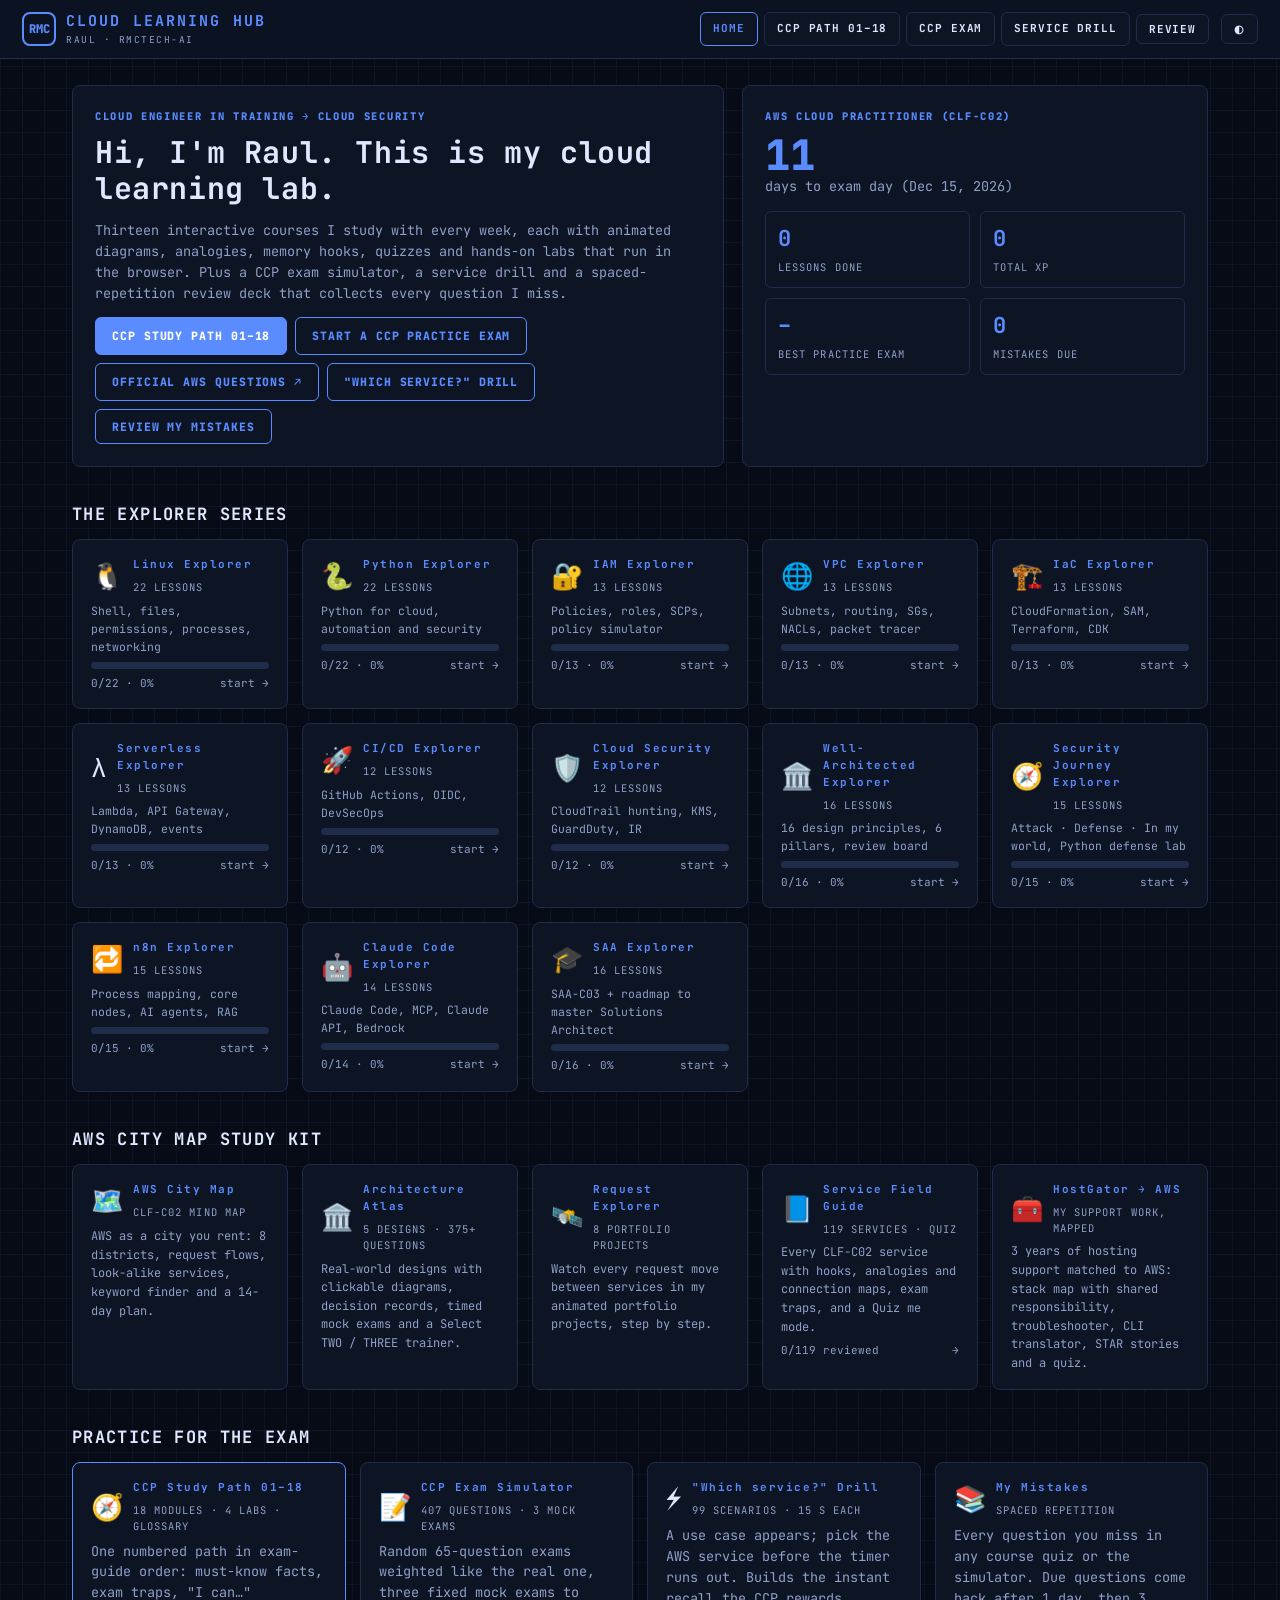
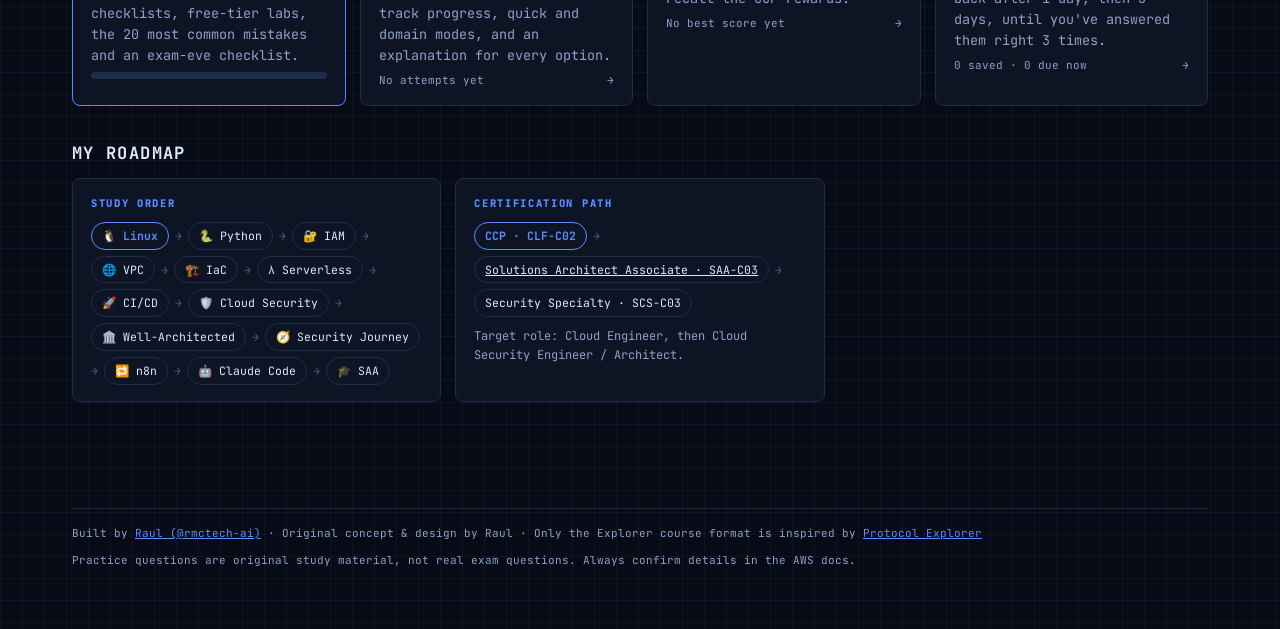
<file: index.html>
<!DOCTYPE html>
<html lang="en">
<head>
<meta charset="utf-8">
<meta name="viewport" content="width=device-width,initial-scale=1">
<title>Cloud Learning Hub · Raul (rmctech-ai)</title>
<meta name="description" content="Raul's cloud engineering learning hub: 8 interactive Explorer courses (Linux, Python, IAM, VPC, IaC, Serverless, CI/CD, Cloud Security), a CCP exam simulator and a service drill.">
<link rel="icon" href="assets/favicon.svg" type="image/svg+xml">
<link rel="preconnect" href="https://fonts.googleapis.com"><link rel="preconnect" href="https://fonts.gstatic.com" crossorigin>
<link href="https://fonts.googleapis.com/css2?family=JetBrains+Mono:wght@400;500;700;800&display=swap" rel="stylesheet">
<link rel="stylesheet" href="css/hub.css">
</head>
<body>
<main class="wrap">
  <section class="hero">
    <div class="card">
      <p class="kicker">CLOUD ENGINEER IN TRAINING → CLOUD SECURITY</p>
      <h1>Hi, I'm Raul. This is my cloud learning lab.</h1>
      <p class="mute">Thirteen interactive courses I study with every week, each with animated diagrams, analogies, memory hooks, quizzes and hands-on labs that run in the browser. Plus a CCP exam simulator, a service drill and a spaced-repetition review deck that collects every question I miss.</p>
      <div class="btnrow"><a class="btn" href="ccp.html">CCP STUDY PATH 01–18</a><a class="btn gh" href="exam.html">START A CCP PRACTICE EXAM</a><a class="btn gh" href="https://training.resources.awscloud.com/associate-certification-articles/updated-cloud-practitioner-exam-prep-course" target="_blank" rel="noopener">OFFICIAL AWS QUESTIONS ↗</a><a class="btn gh" href="drill.html">"WHICH SERVICE?" DRILL</a><button class="btn gh" id="revBtn">REVIEW MY MISTAKES</button></div>
    </div>
    <div class="card">
      <p class="kicker">AWS CLOUD PRACTITIONER (CLF-C02)</p>
      <div class="count" id="cd">–</div><div class="mute" id="cdTxt">days to exam day</div>
      <div class="stat" style="margin-top:14px">
        <div><b id="sLessons">0</b><span>LESSONS DONE</span></div>
        <div><b id="sXp">0</b><span>TOTAL XP</span></div>
        <div><b id="sExam">–</b><span>BEST PRACTICE EXAM</span></div>
        <div><b id="sDue">0</b><span>MISTAKES DUE</span></div>
      </div>
    </div>
  </section>

  <h2>THE EXPLORER SERIES</h2>
  <div class="grid g4" id="courses"></div>

  <h2>AWS CITY MAP STUDY KIT</h2>
  <div class="grid g4">
    <a class="card course" href="https://rmctech-ai.github.io/aws-city-map/"><div class="hd"><span class="em">🗺️</span><div><h3>AWS City Map</h3><div class="n">CLF-C02 MIND MAP</div></div></div><p class="mute" style="margin:0;font-size:12px">AWS as a city you rent: 8 districts, request flows, look-alike services, keyword finder and a 14-day plan.</p></a>
    <a class="card course" href="https://rmctech-ai.github.io/aws-city-map/atlas/"><div class="hd"><span class="em">🏛️</span><div><h3>Architecture Atlas</h3><div class="n">5 DESIGNS · 375+ QUESTIONS</div></div></div><p class="mute" style="margin:0;font-size:12px">Real-world designs with clickable diagrams, decision records, timed mock exams and a Select TWO / THREE trainer.</p></a>
    <a class="card course" href="https://rmctech-ai.github.io/aws-city-map/explorer/"><div class="hd"><span class="em">🛰️</span><div><h3>Request Explorer</h3><div class="n">8 PORTFOLIO PROJECTS</div></div></div><p class="mute" style="margin:0;font-size:12px">Watch every request move between services in my animated portfolio projects, step by step.</p></a>
    <a class="card course" href="https://rmctech-ai.github.io/aws-city-map/field-guide/"><div class="hd"><span class="em">📘</span><div><h3>Service Field Guide</h3><div class="n">119 SERVICES · QUIZ</div></div></div><p class="mute" style="margin:0;font-size:12px">Every CLF-C02 service with hooks, analogies and connection maps, exam traps, and a Quiz me mode.</p><div class="meta"><span id="fgRev">0/119 reviewed</span><span>→</span></div></a>
    <a class="card course" href="hostgator-to-aws/"><div class="hd"><span class="em">🧰</span><div><h3>HostGator → AWS</h3><div class="n">MY SUPPORT WORK, MAPPED</div></div></div><p class="mute" style="margin:0;font-size:12px">3 years of hosting support matched to AWS: stack map with shared responsibility, troubleshooter, CLI translator, STAR stories and a quiz.</p></a>
  </div>

  <h2>PRACTICE FOR THE EXAM</h2>
  <div class="grid g3">
    <a class="card course" href="ccp.html" style="border-color:var(--blue)"><div class="hd"><span class="em">🧭</span><div><h3>CCP Study Path 01–18</h3><div class="n">18 MODULES · 4 LABS · GLOSSARY</div></div></div><p class="mute" style="margin:0">One numbered path in exam-guide order: must-know facts, exam traps, "I can…" checklists, free-tier labs, the 20 most common mistakes and an exam-eve checklist.</p><div class="bar"><i id="ccpBar" style="width:0%"></i></div></a>
    <a class="card course" href="exam.html"><div class="hd"><span class="em">📝</span><div><h3>CCP Exam Simulator</h3><div class="n">407 QUESTIONS · 3 MOCK EXAMS</div></div></div><p class="mute" style="margin:0">Random 65-question exams weighted like the real one, three fixed mock exams to track progress, quick and domain modes, and an explanation for every option.</p><div class="meta"><span id="exHist">No attempts yet</span><span>→</span></div></a>
    <a class="card course" href="drill.html"><div class="hd"><span class="em">⚡</span><div><h3>"Which service?" Drill</h3><div class="n">99 SCENARIOS · 15 S EACH</div></div></div><p class="mute" style="margin:0">A use case appears; pick the AWS service before the timer runs out. Builds the instant recall the CCP rewards.</p><div class="meta"><span id="drBest">No best score yet</span><span>→</span></div></a>
    <div class="card course" id="revCard" style="cursor:pointer"><div class="hd"><span class="em">📚</span><div><h3>My Mistakes</h3><div class="n">SPACED REPETITION</div></div></div><p class="mute" style="margin:0">Every question you miss in any course quiz or the simulator. Due questions come back after 1 day, then 3 days, until you've answered them right 3 times.</p><div class="meta"><span id="revTxt">0 saved</span><span>→</span></div></div>
  </div>

  <h2>MY ROADMAP</h2>
  <div class="grid g2">
    <div class="card"><p class="kicker">STUDY ORDER</p><div class="path" id="path"></div></div>
    <div class="card"><p class="kicker">CERTIFICATION PATH</p><div class="path"><span class="now">CCP · CLF-C02</span><i>→</i><span><a href="https://rmctech-ai.github.io/SAA-Explorer/" style="color:inherit">Solutions Architect Associate · SAA-C03</a></span><i>→</i><span>Security Specialty · SCS-C03</span></div>
      <p class="mute" style="margin:10px 0 0;font-size:12px">Target role: Cloud Engineer, then Cloud Security Engineer / Architect.</p></div>
  </div>
</main>
<script src="js/common.js"></script>
<script src="js/study.js"></script>
<script>
HUB.header('home');
(function () {
  const C = HUB.COURSES; let done = 0, xp = 0;
  document.getElementById('courses').innerHTML = C.map(c => { const p = HUB.progress(c); done += p.done; xp += p.xp;
    return `<a class="card course" href="${HUB.BASE}${c.repo}/"><div class="hd"><span class="em">${c.em}</span><div><h3>${HUB.esc(c.name)}</h3><div class="n">${c.n} LESSONS</div></div></div>
      <div class="mute" style="font-size:11.5px">${HUB.esc(c.sub)}</div><div class="bar"><i style="width:${p.pct}%"></i></div>
      <div class="meta"><span>${p.done}/${c.n} · ${p.pct}%</span><span>${p.xp ? p.xp + ' XP' : p.started ? 'in progress' : 'start →'}</span></div></a>`; }).join('');
  document.getElementById('sLessons').textContent = done; document.getElementById('sXp').textContent = xp;
  const first = C.findIndex(c => HUB.progress(c).pct < 100);
  document.getElementById('path').innerHTML = C.map((c, i) => `<span class="${HUB.progress(c).pct === 100 ? 'done' : i === first ? 'now' : ''}">${c.em} ${HUB.esc(c.name.replace(' Explorer', ''))}</span>`).join('<i>→</i>');
  const days = Math.ceil((HUB.EXAM_DATE - Date.now()) / 86400000);
  document.getElementById('cd').textContent = days > 0 ? days : days === 0 ? 'TODAY' : '✓';
  document.getElementById('cdTxt').textContent = days > 0 ? `days to exam day (Dec 15, 2026)` : days === 0 ? 'Exam day. You’ve got this!' : 'Exam day has passed: on to SAA!';
  let ex = {}; try { ex = JSON.parse(localStorage.getItem('ccp-sim-v1') || '{}'); } catch (e) {}
  const hist = (ex.history || []).filter(h => h.mode === 'full');
  if ((ex.history || []).length) { const best = Math.max(...ex.history.map(h => h.score)); document.getElementById('sExam').textContent = best; document.getElementById('exHist').textContent = `${ex.history.length} attempt(s) · best ${best}/1000${hist.length ? ` · last full exam ${hist[hist.length - 1].score}` : ''}`; }
  let dr = {}; try { dr = JSON.parse(localStorage.getItem('svc-drill-v1') || '{}'); } catch (e) {}
  if (dr.best) document.getElementById('drBest').textContent = `Best: ${dr.best} pts · ${dr.games || 0} game(s)`;
  const all = Object.keys(STUDY.load()).length, due = STUDY.due().length;
  document.getElementById('sDue').textContent = due; document.getElementById('revTxt').textContent = `${all} saved · ${due} due now`;
  try { const fr = Object.keys(JSON.parse(localStorage.getItem('fg-reviewed-v1') || '{}')).length; document.getElementById('fgRev').textContent = fr + '/119 reviewed'; } catch (e) {}
  document.getElementById('revBtn').onclick = document.getElementById('revCard').onclick = () => STUDY.review(false);
})();
</script>
<script>try{const s=JSON.parse(localStorage.getItem("rmc-ccp-path")||"{}");const n=Object.values(s).filter(Boolean).length;document.getElementById("ccpBar").style.width=Math.round(n/(+localStorage.getItem("rmc-ccp-total")||62)*100)+"%";}catch(e){}</script>
</body>
</html>
</file>
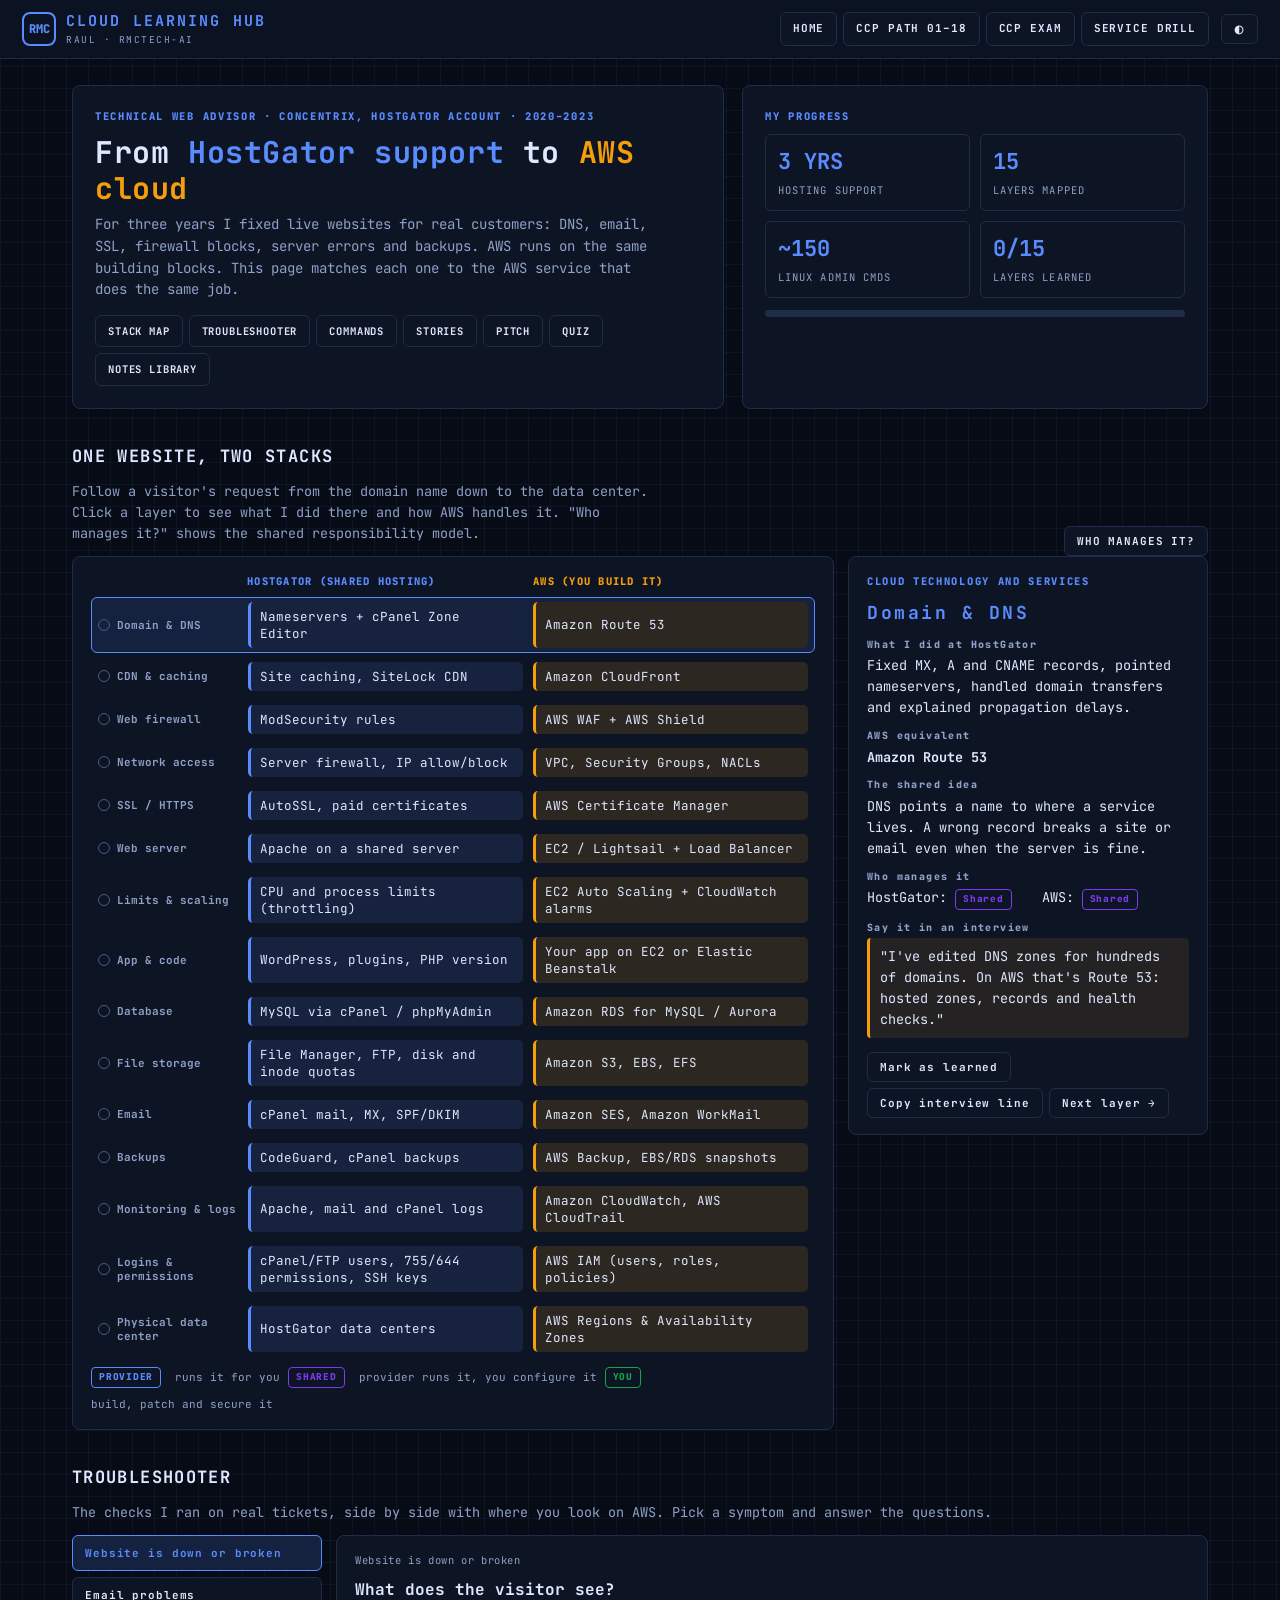
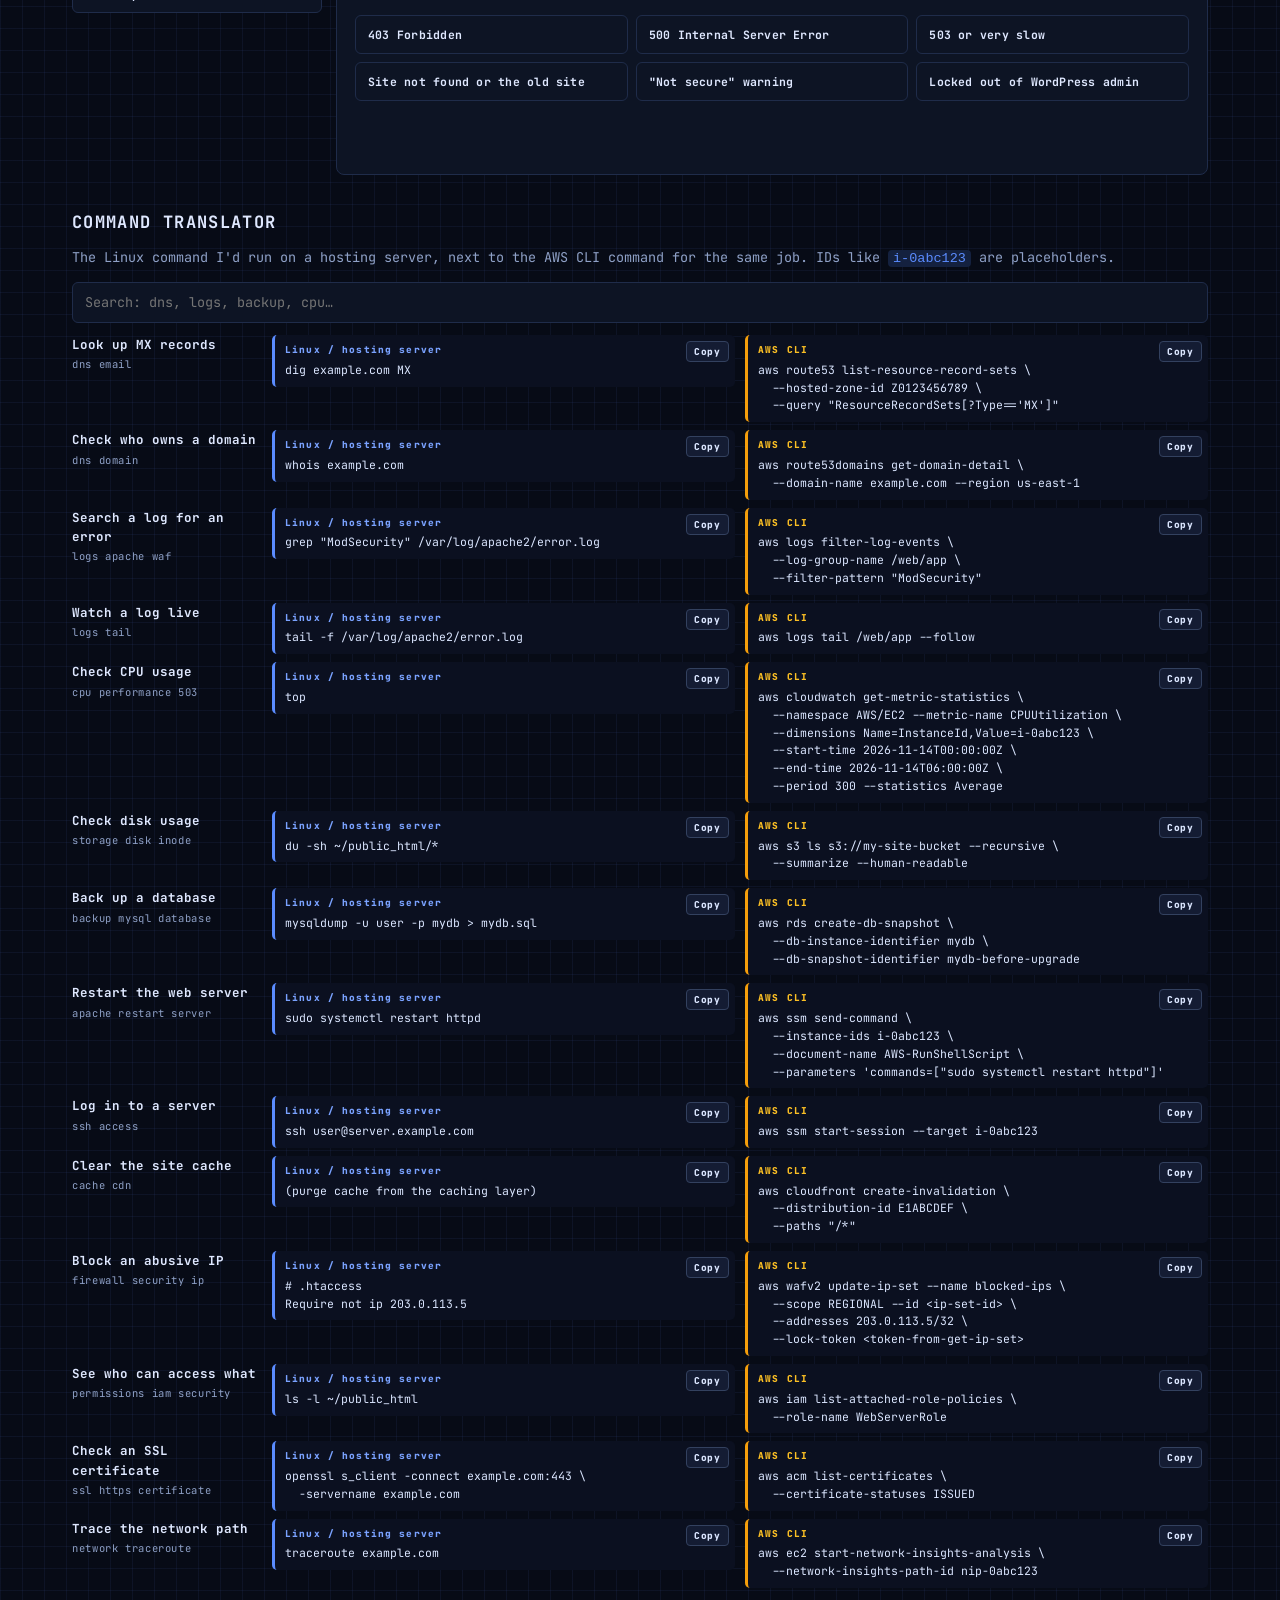
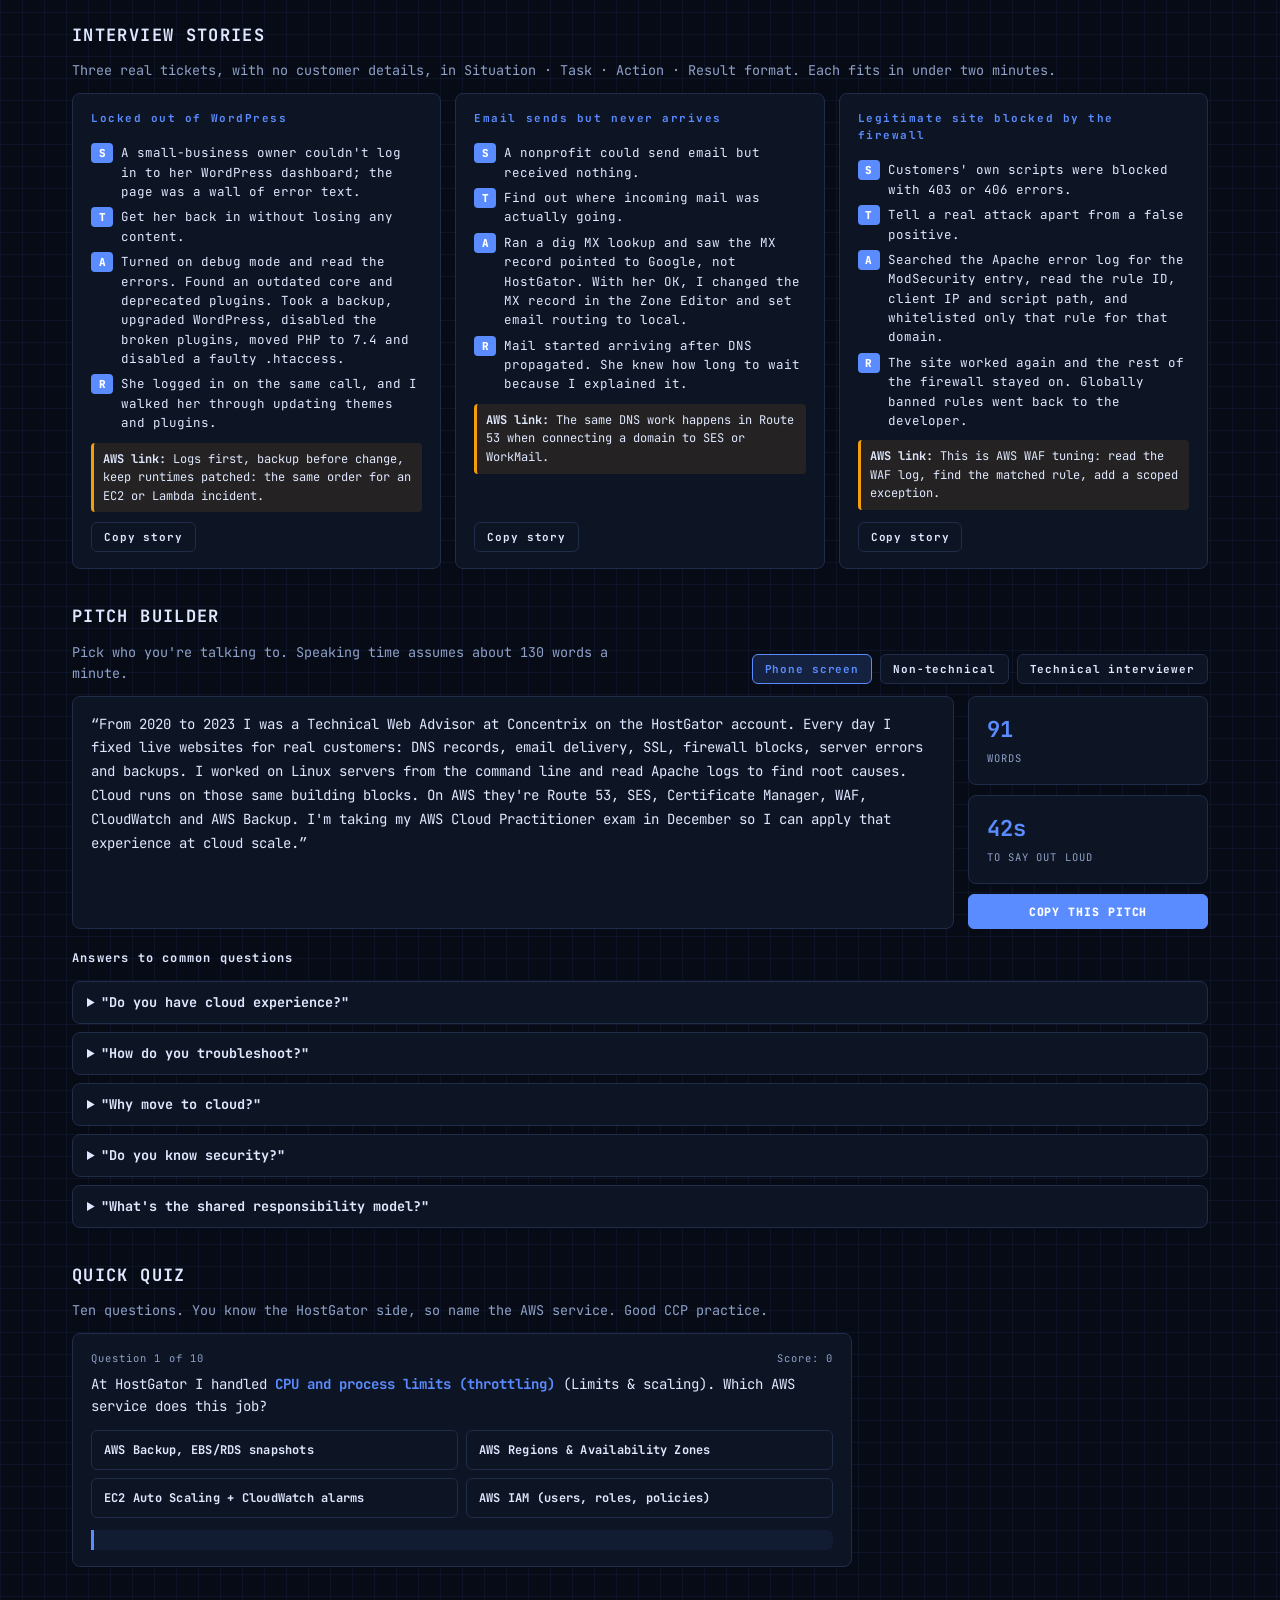
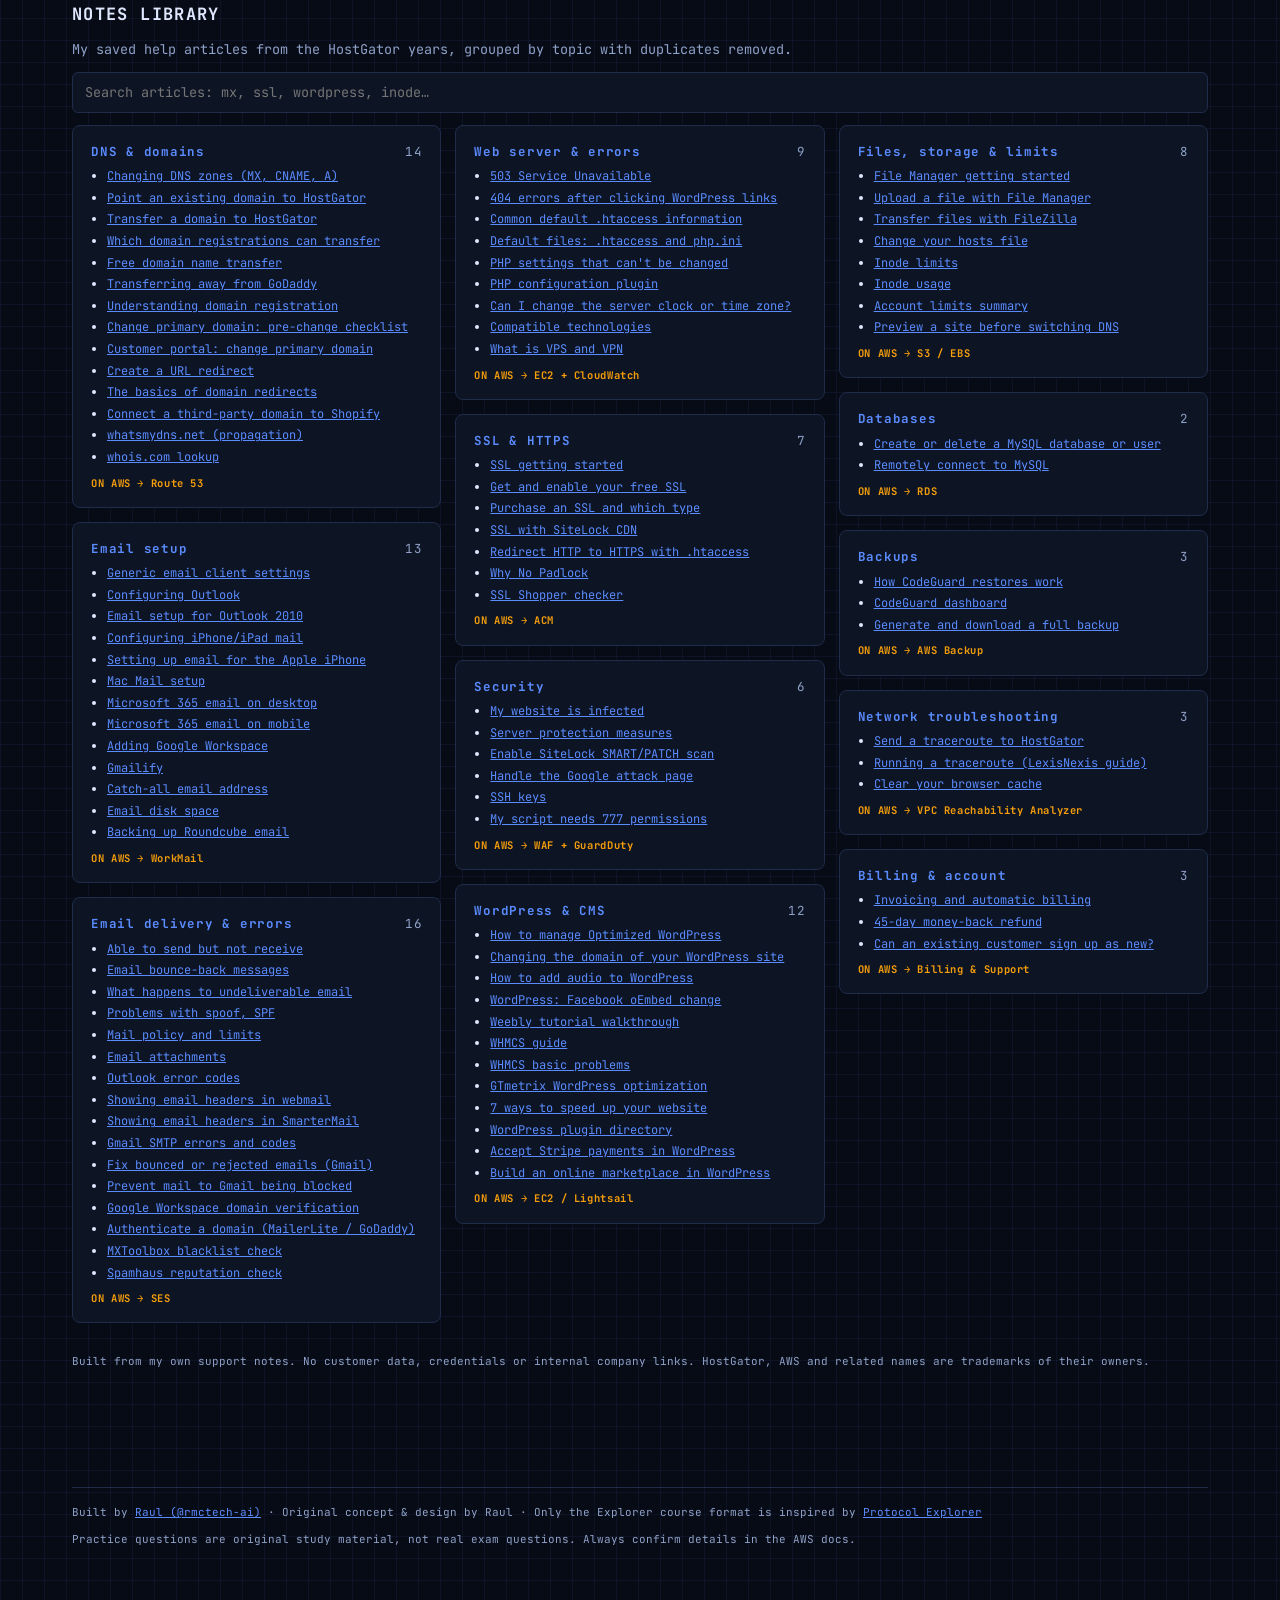
<file: hostgator-to-aws/index.html>
<!DOCTYPE html>
<html lang="en">
<head>
<meta charset="utf-8">
<meta name="viewport" content="width=device-width,initial-scale=1">
<title>HostGator → AWS · Cloud Learning Hub</title>
<meta name="description" content="How three years of HostGator web hosting support maps to AWS: a stack map with the shared responsibility model, a troubleshooter, a Linux-to-AWS CLI translator, interview stories and a quiz.">
<link rel="icon" href="../assets/favicon.svg" type="image/svg+xml">
<link rel="preconnect" href="https://fonts.googleapis.com"><link rel="preconnect" href="https://fonts.gstatic.com" crossorigin>
<link href="https://fonts.googleapis.com/css2?family=JetBrains+Mono:wght@400;500;700;800&display=swap" rel="stylesheet">
<link rel="stylesheet" href="../css/hub.css">
<style>
/* Page-only styles, built on the hub tokens. Blue lane = HostGator, amber lane = AWS. */
:root{ --hgc:var(--blue); --awsc:var(--amber); }
.hgSoft{background:color-mix(in srgb,var(--hgc) 12%,var(--panel))}
.awsSoft{background:color-mix(in srgb,var(--awsc) 14%,var(--panel))}
.secnav{display:flex;gap:6px;flex-wrap:wrap;margin:14px 0 0}
.secnav a{font-size:10.5px}
.tbtn[aria-pressed="true"]{border-color:var(--blue);color:var(--blue);background:var(--blueSoft)}
.lead{font-size:14px;max-width:70ch;margin:0}
.lane-hg{color:var(--hgc)} .lane-aws{color:var(--awsc)}
section{scroll-margin-top:70px}
.sechead{display:flex;justify-content:space-between;align-items:end;gap:12px;flex-wrap:wrap}
.sechead p{margin:0 0 12px;max-width:72ch}
.empty{color:var(--mute);font-style:italic}

/* pills */
.pill{display:inline-block;font-size:9.5px;font-weight:800;letter-spacing:.08em;padding:2px 7px;border-radius:4px;white-space:nowrap;border:1.5px solid}
.p-provider{color:var(--blue);border-color:var(--blue)}
.p-shared{color:var(--purple);border-color:var(--purple)}
.p-you{color:var(--green);border-color:var(--green)}

/* stack */
.stack-wrap{display:grid;grid-template-columns:1fr 360px;gap:14px;align-items:start}
.stack{overflow-x:auto}
.lane-head,.layer{display:grid;grid-template-columns:140px 1fr 1fr;gap:10px}
.lane-head{padding:0 6px 8px;font-size:10.5px;font-weight:800;letter-spacing:.12em}
.flow{display:flex;flex-direction:column;gap:4px;min-width:580px}
.layer{align-items:stretch;border:1.5px solid transparent;border-radius:6px;padding:4px 6px;background:none;text-align:left;width:100%;font-size:12.5px}
.layer:hover{border-color:var(--line)}
.layer[aria-selected="true"]{border-color:var(--blue);background:var(--blueSoft)}
.lname{font-size:11px;color:var(--mute);font-weight:700;align-self:center;display:flex;gap:7px;align-items:center}
.tick{width:12px;height:12px;border-radius:50%;border:1.5px solid var(--faint);flex:none}
.layer.learned .tick{background:var(--green);border-color:var(--green)}
.box{border-radius:5px;padding:6px 9px;display:flex;justify-content:space-between;align-items:center;gap:8px;border-left:3px solid}
.box.hg{border-color:var(--hgc)} .box.aws{border-color:var(--awsc)}
.box.hg{background:color-mix(in srgb,var(--hgc) 12%,var(--panel))}
.box.aws{background:color-mix(in srgb,var(--awsc) 14%,var(--panel))}
.box .pill{display:none}
.show-who .box .pill{display:inline-block}
.show-who .box.hg,.show-who .box.aws{background:var(--panel)}
.legend{display:flex;gap:8px;flex-wrap:wrap;align-items:center;font-size:11px;color:var(--mute);margin-top:10px}
.detail{position:sticky;top:76px}
.detail h3{font-size:18px;margin-bottom:10px}
.detail dl{margin:0;display:grid;gap:10px}
.detail dt{font-size:10px;font-weight:800;letter-spacing:.14em;color:var(--mute)}
.detail dd{margin:3px 0 0}
.say{border-left:3px solid var(--awsc);padding:8px 10px;border-radius:4px;background:color-mix(in srgb,var(--awsc) 10%,var(--panel))}
.detail .row{display:flex;gap:6px;flex-wrap:wrap;margin-top:14px}
.learn-toggle[aria-pressed="true"]{background:var(--green);border-color:var(--green);color:#fff}
#statLearned{font-variant-numeric:tabular-nums}

/* troubleshooter */
.ts{display:grid;grid-template-columns:250px 1fr;gap:14px}
.ts-menu{display:flex;flex-direction:column;gap:6px}
.ts-menu .tbtn{text-align:left;padding:10px 12px}
.crumbs{font-size:10.5px;color:var(--mute);letter-spacing:.06em;margin-bottom:10px}
.q{font-size:16px;font-weight:700;margin-bottom:12px}
.opts{display:grid;grid-template-columns:repeat(auto-fill,minmax(210px,1fr));gap:8px}
.opts .tbtn{text-align:left;padding:11px 12px;font-size:11.5px;letter-spacing:.02em}
.steps-head,.steps li{display:grid;grid-template-columns:26px 1fr 1fr;gap:10px}
.steps-head{font-size:10px;font-weight:800;letter-spacing:.12em;margin-bottom:6px}
.steps{list-style:none;margin:0;padding:0;display:grid;gap:8px;counter-reset:s}
.steps li{align-items:start;counter-increment:s}
.steps li::before{content:counter(s);font-size:11px;font-weight:800;width:22px;height:22px;border-radius:5px;background:var(--blue);color:#fff;display:grid;place-items:center}
.steps .c{border-radius:5px;padding:7px 9px;border-left:3px solid;font-size:12.5px}
.steps .c.hg{border-color:var(--hgc);background:color-mix(in srgb,var(--hgc) 12%,var(--panel))}
.steps .c.aws{border-color:var(--awsc);background:color-mix(in srgb,var(--awsc) 14%,var(--panel))}
.note{margin-top:12px;padding:9px 11px;border:1.5px dashed var(--line);border-radius:6px;font-size:12.5px}

/* commands */
input[type="search"]{width:100%;border:1.5px solid var(--line);background:var(--panel);color:var(--ink);border-radius:6px;padding:9px 12px;font:inherit;margin-bottom:12px}
input[type="search"]:focus{outline:none;border-color:var(--blue)}
.cmds{display:grid;gap:8px}
.cmd{display:grid;grid-template-columns:190px 1fr 1fr;gap:10px;align-items:start}
.cmd .task{font-weight:700;font-size:12.5px}
.cmd .task small{display:block;color:var(--mute);font-weight:400;font-size:10.5px;letter-spacing:.06em;margin-top:2px}
.code{position:relative;border-radius:5px;padding:8px 10px;padding-right:62px;font-size:11.5px;overflow-x:auto;white-space:pre;border-left:3px solid;background:var(--term);color:#dbe6ff}
.code.hg{border-color:var(--hgc)} .code.aws{border-color:var(--awsc)}
.code .lbl{display:block;font-size:9.5px;font-weight:800;letter-spacing:.12em;margin-bottom:3px}
.code.hg .lbl{color:#7aa2ff} .code.aws .lbl{color:#fbbf24}
.copy{position:absolute;top:6px;right:6px;font-size:9.5px;font-weight:800;letter-spacing:.08em;padding:3px 7px;border-radius:4px;border:1px solid #33415f;background:#141c33;color:#dbe6ff}

/* stories */
.story{display:flex;flex-direction:column;gap:10px}
.star{display:grid;grid-template-columns:22px 1fr;gap:6px 8px;margin:0;font-size:12.5px}
.star dt{font-weight:800;color:#fff;background:var(--blue);border-radius:4px;text-align:center;height:20px;line-height:20px;font-size:11px}
.star dd{margin:0}
.awslink{font-size:12px;border-left:3px solid var(--awsc);padding:7px 9px;border-radius:4px;background:color-mix(in srgb,var(--awsc) 10%,var(--panel))}
.story .tbtn{align-self:flex-start;margin-top:auto}

/* pitch */
.pitch{display:grid;grid-template-columns:1fr 240px;gap:14px}
#pitchText{font-size:14px;line-height:1.7}
.pitch-side{display:flex;flex-direction:column;gap:10px}
.pitch-side .card b{display:block;font-size:22px;color:var(--blue);font-variant-numeric:tabular-nums}
.pitch-side .card span{font-size:10.5px;letter-spacing:.1em;color:var(--mute)}
.qa{margin-top:14px;display:grid;gap:8px}
.qa h3{font-size:12px;letter-spacing:.1em}
details.qa-item{background:var(--panel);border:1.5px solid var(--line);border-radius:var(--r);padding:10px 14px}
details.qa-item summary{cursor:pointer;font-weight:700}
details.qa-item p{margin:8px 0 0}

/* quiz */
.quiz{max-width:780px}
.quiz .top2{display:flex;justify-content:space-between;font-size:10.5px;letter-spacing:.1em;color:var(--mute)}
.quiz .prompt{font-size:14px;margin:8px 0 12px}
.quiz .prompt b{color:var(--hgc)}
.quiz .answers{display:grid;grid-template-columns:1fr 1fr;gap:8px}
.quiz .answers .tbtn{text-align:left;padding:11px 12px;font-size:12px;letter-spacing:.02em}
.quiz .answers .tbtn.right{border-color:var(--green);color:var(--green);background:color-mix(in srgb,var(--green) 12%,var(--panel))}
.quiz .answers .tbtn.wrong{border-color:var(--red);color:var(--red);background:color-mix(in srgb,var(--red) 10%,var(--panel))}
.quiz .fb{margin-top:12px;min-height:1.5em}

/* library */
.lib{columns:3 280px;column-gap:14px}
.lib-group{break-inside:avoid;margin-bottom:14px}
.lib-group h3{display:flex;justify-content:space-between;font-size:12.5px;letter-spacing:.06em}
.lib-group h3 span{color:var(--mute);font-weight:400}
.lib-group ul{margin:0;padding-left:16px;font-size:12px}
.lib-group li{margin:3px 0}
.aws-tag{font-size:10.5px;letter-spacing:.06em;color:var(--awsc);margin-top:8px;font-weight:700}

@media (max-width:900px){ .stack-wrap,.ts,.pitch{grid-template-columns:1fr} .detail{position:static} .cmd{grid-template-columns:1fr} }
@media (max-width:560px){ .steps-head,.steps li{grid-template-columns:22px 1fr} .steps li .c.aws{grid-column:2} .steps-head .lane-aws{display:none} .quiz .answers{grid-template-columns:1fr} }
@media (prefers-reduced-motion: reduce){ *{transition:none!important} }
</style>
</head>
<body>
<main class="wrap">
  <section class="hero">
    <div class="card">
      <p class="kicker">TECHNICAL WEB ADVISOR · CONCENTRIX, HOSTGATOR ACCOUNT · 2020–2023</p>
      <h1>From <span class="lane-hg">HostGator support</span> to <span class="lane-aws">AWS cloud</span></h1>
      <p class="mute lead">For three years I fixed live websites for real customers: DNS, email, SSL, firewall blocks, server errors and backups. AWS runs on the same building blocks. This page matches each one to the AWS service that does the same job.</p>
      <nav class="secnav btnrow" aria-label="Sections">
        <a class="tbtn" href="#stack">STACK MAP</a><a class="tbtn" href="#troubleshoot">TROUBLESHOOTER</a><a class="tbtn" href="#commands">COMMANDS</a><a class="tbtn" href="#stories">STORIES</a><a class="tbtn" href="#pitch">PITCH</a><a class="tbtn" href="#quiz">QUIZ</a><a class="tbtn" href="#library">NOTES LIBRARY</a>
      </nav>
    </div>
    <div class="card">
      <p class="kicker">MY PROGRESS</p>
      <div class="stat">
        <div><b>3 YRS</b><span>HOSTING SUPPORT</span></div>
        <div><b id="statLayers">15</b><span>LAYERS MAPPED</span></div>
        <div><b>~150</b><span>LINUX ADMIN CMDS</span></div>
        <div><b id="statLearned">0/15</b><span>LAYERS LEARNED</span></div>
      </div>
      <div class="bar" style="margin-top:12px"><i id="learnBar" style="width:0;background:var(--green)"></i></div>
    </div>
  </section>

  <section id="stack">
    <div class="sechead">
      <div><h2>ONE WEBSITE, TWO STACKS</h2><p class="mute">Follow a visitor's request from the domain name down to the data center. Click a layer to see what I did there and how AWS handles it. "Who manages it?" shows the shared responsibility model.</p></div>
      <button class="tbtn" id="whoToggle" aria-pressed="false">WHO MANAGES IT?</button>
    </div>
    <div class="stack-wrap">
      <div class="card stack" id="stackBox">
        <div class="lane-head" aria-hidden="true"><span></span><span class="lane-hg">HOSTGATOR (SHARED HOSTING)</span><span class="lane-aws">AWS (YOU BUILD IT)</span></div>
        <div class="flow" id="flow" role="listbox" aria-label="Stack layers"></div>
        <div class="legend" id="legend" hidden>
          <span class="pill p-provider">PROVIDER</span> runs it for you
          <span class="pill p-shared">SHARED</span> provider runs it, you configure it
          <span class="pill p-you">YOU</span> build, patch and secure it
        </div>
      </div>
      <aside class="card detail" id="detail" aria-live="polite"></aside>
    </div>
  </section>

  <section id="troubleshoot">
    <h2>TROUBLESHOOTER</h2>
    <p class="mute" style="margin:0 0 12px">The checks I ran on real tickets, side by side with where you look on AWS. Pick a symptom and answer the questions.</p>
    <div class="ts">
      <div class="ts-menu" id="tsMenu" role="group" aria-label="Symptom"></div>
      <div class="card" id="tsPanel" aria-live="polite" style="min-height:240px"></div>
    </div>
  </section>

  <section id="commands">
    <h2>COMMAND TRANSLATOR</h2>
    <p class="mute" style="margin:0 0 12px">The Linux command I'd run on a hosting server, next to the AWS CLI command for the same job. IDs like <code>i-0abc123</code> are placeholders.</p>
    <label for="cmdSearch" style="position:absolute;left:-9999px">Search commands</label>
    <input type="search" id="cmdSearch" placeholder="Search: dns, logs, backup, cpu…">
    <div class="cmds" id="cmds"></div>
  </section>

  <section id="stories">
    <h2>INTERVIEW STORIES</h2>
    <p class="mute" style="margin:0 0 12px">Three real tickets, with no customer details, in Situation · Task · Action · Result format. Each fits in under two minutes.</p>
    <div class="grid" id="storyList" style="grid-template-columns:repeat(auto-fit,minmax(280px,1fr))"></div>
  </section>

  <section id="pitch">
    <div class="sechead">
      <div><h2>PITCH BUILDER</h2><p class="mute">Pick who you're talking to. Speaking time assumes about 130 words a minute.</p></div>
      <div class="btnrow" style="margin:0 0 12px" role="group" aria-label="Audience" id="pitchTabs"></div>
    </div>
    <div class="pitch">
      <div class="card" id="pitchText"></div>
      <div class="pitch-side">
        <div class="card"><b id="pitchWords">0</b><span>WORDS</span></div>
        <div class="card"><b id="pitchTime">0s</b><span>TO SAY OUT LOUD</span></div>
        <button class="btn" id="pitchCopy">COPY THIS PITCH</button>
      </div>
    </div>
    <div class="qa" id="qaList"></div>
  </section>

  <section id="quiz">
    <h2>QUICK QUIZ</h2>
    <p class="mute" style="margin:0 0 12px">Ten questions. You know the HostGator side, so name the AWS service. Good CCP practice.</p>
    <div class="card quiz" id="quizBox"></div>
  </section>

  <section id="library">
    <h2>NOTES LIBRARY</h2>
    <p class="mute" style="margin:0 0 12px">My saved help articles from the HostGator years, grouped by topic with duplicates removed.</p>
    <label for="libSearch" style="position:absolute;left:-9999px">Search notes</label>
    <input type="search" id="libSearch" placeholder="Search articles: mx, ssl, wordpress, inode…">
    <div class="lib" id="lib"></div>
  </section>
  <p class="mute" style="font-size:11px;margin-top:30px">Built from my own support notes. No customer data, credentials or internal company links. HostGator, AWS and related names are trademarks of their owners.</p>
</main>
<script src="../js/common.js"></script>
<script>
HUB.header('');
/* the shared header uses root-relative page links; point them up one level from this folder */
document.querySelectorAll('header.top a[href]').forEach(a => { const h = a.getAttribute('href'); if (!/^(https?:|#|\.\.\/)/.test(h)) a.setAttribute('href', '../' + h); });
</script>
<script>
(function(){
"use strict";

/* ---------- storage (optional) ---------- */
const store = {
  get(k, d){ try{ const v = localStorage.getItem(k); return v ? JSON.parse(v) : d; }catch(e){ return d; } },
  set(k, v){ try{ localStorage.setItem(k, JSON.stringify(v)); }catch(e){} }
};
const $ = s => document.querySelector(s);
const esc = HUB.esc || (s => String(s).replace(/[&<>"]/g, c => ({"&":"&amp;","<":"&lt;",">":"&gt;",'"':"&quot;"}[c])));
function toast(msg){ HUB.toast(msg); }
async function copy(text){
  try{ await navigator.clipboard.writeText(text); toast("Copied"); }
  catch(e){ toast("Copy blocked here; select the text instead"); }
}

/* ---------- data: stack layers ---------- */
const WHO = {provider:["p-provider","Provider"], shared:["p-shared","Shared"], you:["p-you","You"]};
const layers = [
 {id:"dns",name:"Domain & DNS",hg:"Nameservers + cPanel Zone Editor",aws:"Amazon Route 53",hgWho:"shared",awsWho:"shared",
  did:"Fixed MX, A and CNAME records, pointed nameservers, handled domain transfers and explained propagation delays.",
  idea:"DNS points a name to where a service lives. A wrong record breaks a site or email even when the server is fine.",
  exam:"Cloud Technology and Services",
  say:"I've edited DNS zones for hundreds of domains. On AWS that's Route 53: hosted zones, records and health checks."},
 {id:"cdn",name:"CDN & caching",hg:"Site caching, SiteLock CDN",aws:"Amazon CloudFront",hgWho:"provider",awsWho:"shared",
  did:"Purged caches, explained cached pages after a resource limit and checked speed with GTmetrix.",
  idea:"Serve content close to the visitor and cache it so the origin server works less.",
  exam:"Cloud Technology and Services",
  say:"I've cleared caches and tuned slow sites. CloudFront does the same at global edge locations."},
 {id:"waf",name:"Web firewall",hg:"ModSecurity rules",aws:"AWS WAF + AWS Shield",hgWho:"provider",awsWho:"shared",
  did:"Read ModSecurity entries in Apache logs, found the rule ID and whitelisted only that rule for a legitimate script.",
  idea:"An application firewall blocks bad requests. Tune it for false positives without turning protection off.",
  exam:"Security and Compliance",
  say:"I tuned web application firewall rules by rule ID. That's exactly how AWS WAF managed rules and exceptions work."},
 {id:"net",name:"Network access",hg:"Server firewall, IP allow/block",aws:"VPC, Security Groups, NACLs",hgWho:"provider",awsWho:"you",
  did:"Allowed a single customer IP into a restricted site, checked if the firewall had blocked an IP, ran port checks.",
  idea:"Allow only the traffic you need. Everything else is denied.",
  exam:"Security and Compliance",
  say:"I've allowed and blocked IPs at the server level. In AWS I'd do it with Security Groups and NACLs inside a VPC."},
 {id:"ssl",name:"SSL / HTTPS",hg:"AutoSSL, paid certificates",aws:"AWS Certificate Manager",hgWho:"provider",awsWho:"shared",
  did:"Fixed padlock and mixed-content errors, forced HTTPS with a 301 redirect and solved certificate warnings on phones.",
  idea:"Encrypt traffic in transit, and renew certificates automatically.",
  exam:"Security and Compliance",
  say:"I've fixed a lot of 'not secure' warnings. ACM issues and renews certificates for CloudFront and load balancers."},
 {id:"web",name:"Web server",hg:"Apache on a shared server",aws:"EC2 / Lightsail + Load Balancer",hgWho:"provider",awsWho:"you",
  did:"Diagnosed 403, 500 and 503 errors from Apache logs, fixed .htaccess rules and file permissions.",
  idea:"Pick the compute that fits the workload. On EC2 you patch the OS yourself.",
  exam:"Cloud Technology and Services",
  say:"I read Apache logs every day to find root causes. On AWS that server is EC2 behind an Application Load Balancer."},
 {id:"scale",name:"Limits & scaling",hg:"CPU and process limits (throttling)",aws:"EC2 Auto Scaling + CloudWatch alarms",hgWho:"provider",awsWho:"you",
  did:"Explained 503 errors caused by CPU limits (25 processes, 25%+ CPU for 90 seconds) and helped customers find the cause.",
  idea:"Watch usage and add capacity before the site breaks, instead of throttling it.",
  exam:"Cloud Concepts",
  say:"On shared hosting, a traffic spike meant throttling. On AWS, Auto Scaling adds servers instead. That's elasticity."},
 {id:"app",name:"App & code",hg:"WordPress, plugins, PHP version",aws:"Your app on EC2 or Elastic Beanstalk",hgWho:"you",awsWho:"you",
  did:"Recovered locked-out WordPress sites: debug mode, plugin isolation, PHP upgrades and core-file repair.",
  idea:"The application is always the customer's job, on any platform.",
  exam:"Security and Compliance",
  say:"Even on managed hosting the app was the customer's job. AWS draws the same line in the shared responsibility model."},
 {id:"db",name:"Database",hg:"MySQL via cPanel / phpMyAdmin",aws:"Amazon RDS for MySQL / Aurora",hgWho:"provider",awsWho:"shared",
  did:"Created database users, repaired tables, set up remote MySQL access and updated WordPress database URLs.",
  idea:"Managed databases still need users, backups and access rules.",
  exam:"Cloud Technology and Services",
  say:"I've managed MySQL users and repairs. RDS takes over patching and backups, and I still own access and schema."},
 {id:"files",name:"File storage",hg:"File Manager, FTP, disk and inode quotas",aws:"Amazon S3, EBS, EFS",hgWho:"provider",awsWho:"shared",
  did:"Handled uploads, FTP access, inode limits and disk usage reports.",
  idea:"Storage has limits and costs. Know what is using it.",
  exam:"Cloud Technology and Services",
  say:"Inode and disk limits taught me storage costs. On AWS: S3 for objects, EBS for server disks, EFS for shared files."},
 {id:"mail",name:"Email",hg:"cPanel mail, MX, SPF/DKIM",aws:"Amazon SES, Amazon WorkMail",hgWho:"provider",awsWho:"shared",
  did:"Fixed send-but-not-receive problems, bounce-backs, SPF/DKIM records and blacklisted sender IPs.",
  idea:"Deliverability depends on DNS records and the sender's reputation.",
  exam:"Cloud Technology and Services",
  say:"Email deliverability was a daily ticket. SES uses the same SPF, DKIM and DMARC records I already know."},
 {id:"backup",name:"Backups",hg:"CodeGuard, cPanel backups",aws:"AWS Backup, EBS/RDS snapshots",hgWho:"provider",awsWho:"you",
  did:"Ran restores, took a backup before every WordPress upgrade and walked customers through CodeGuard.",
  idea:"Back up before every change, and test that restores work.",
  exam:"Cloud Concepts",
  say:"My rule was back up before any fix. AWS Backup and snapshots make that a policy instead of a habit."},
 {id:"logs",name:"Monitoring & logs",hg:"Apache, mail and cPanel logs",aws:"Amazon CloudWatch, AWS CloudTrail",hgWho:"provider",awsWho:"you",
  did:"Searched past log entries and watched live ones to replicate an error before fixing it.",
  idea:"Find the root cause in the logs instead of guessing.",
  exam:"Security and Compliance",
  say:"Reading logs is my core skill. CloudWatch Logs holds app logs, and CloudTrail records who did what in the account."},
 {id:"iam",name:"Logins & permissions",hg:"cPanel/FTP users, 755/644 permissions, SSH keys",aws:"AWS IAM (users, roles, policies)",hgWho:"shared",awsWho:"you",
  did:"Verified account owners, reset access, fixed file permissions and set up SSH keys.",
  idea:"Least privilege: give only the access a job needs.",
  exam:"Security and Compliance",
  say:"Account verification and permissions were strict at HostGator. IAM is the AWS version, built on least privilege."},
 {id:"dc",name:"Physical data center",hg:"HostGator data centers",aws:"AWS Regions & Availability Zones",hgWho:"provider",awsWho:"provider",
  did:"Ran traceroutes and mtr to show where traffic slowed between a customer and the server.",
  idea:"The provider always owns the hardware, power and buildings.",
  exam:"Cloud Concepts",
  say:"The hardware is always the provider's job. AWS spreads it across Regions and Availability Zones for resilience."}
];

/* ---------- stack render ---------- */
let learned = new Set(store.get("hg2aws-learned", []));
let current = store.get("hg2aws-current", "dns");
function pill(who){ const w=WHO[who]; return `<span class="pill ${w[0]}">${w[1]}</span>`; }
function renderFlow(){
  $("#flow").innerHTML = layers.map(l => `
    <button class="layer ${learned.has(l.id)?"learned":""}" role="option" data-id="${l.id}" aria-selected="${l.id===current}">
      <span class="lname"><span class="tick" aria-hidden="true"></span>${esc(l.name)}</span>
      <span class="box hg"><span>${esc(l.hg)}</span>${pill(l.hgWho)}</span>
      <span class="box aws"><span>${esc(l.aws)}</span>${pill(l.awsWho)}</span>
    </button>`).join("");
}
function renderDetail(){
  const l = layers.find(x=>x.id===current) || layers[0];
  const on = learned.has(l.id);
  $("#detail").innerHTML = `
    <p class="kicker">${esc(l.exam.toUpperCase())}</p>
    <h3>${esc(l.name)}</h3>
    <dl>
      <div><dt>What I did at HostGator</dt><dd>${esc(l.did)}</dd></div>
      <div><dt>AWS equivalent</dt><dd><b>${esc(l.aws)}</b></dd></div>
      <div><dt>The shared idea</dt><dd>${esc(l.idea)}</dd></div>
      <div><dt>Who manages it</dt><dd>HostGator: ${pill(l.hgWho)} &nbsp; AWS: ${pill(l.awsWho)}</dd></div>
      <div><dt>Say it in an interview</dt><dd class="say">"${esc(l.say)}"</dd></div>
    </dl>
    <div class="row">
      <button class="tbtn learn-toggle" id="learnBtn" aria-pressed="${on}">${on?"Learned ✓":"Mark as learned"}</button>
      <button class="tbtn" id="sayCopy">Copy interview line</button>
      <button class="tbtn" id="nextLayer">Next layer →</button>
    </div>`;
  $("#learnBtn").onclick = () => { learned.has(l.id)?learned.delete(l.id):learned.add(l.id); store.set("hg2aws-learned",[...learned]); renderAll(); };
  $("#sayCopy").onclick = () => copy(l.say);
  $("#nextLayer").onclick = () => { const i=layers.indexOf(l); select(layers[(i+1)%layers.length].id); };
}
function renderProgress(){
  const n = learned.size, t = layers.length;
  $("#statLayers").textContent = t;
  $("#statLearned").textContent = `${n}/${t}`;
  $("#learnBar").style.width = (n/t*100)+"%";
}
function select(id){ current=id; store.set("hg2aws-current",id); renderFlow(); renderDetail(); }
function renderAll(){ renderFlow(); renderDetail(); renderProgress(); }
$("#flow").addEventListener("click", e => { const b=e.target.closest(".layer"); if(b) select(b.dataset.id); });
$("#flow").addEventListener("keydown", e => {
  if(e.key!=="ArrowDown" && e.key!=="ArrowUp") return;
  e.preventDefault();
  const i = layers.findIndex(l=>l.id===current);
  const n = (i + (e.key==="ArrowDown"?1:-1) + layers.length) % layers.length;
  select(layers[n].id);
  const b = $(`.layer[data-id="${layers[n].id}"]`); if(b) b.focus();
});
$("#whoToggle").addEventListener("click", e => {
  const on = e.currentTarget.getAttribute("aria-pressed")!=="true";
  e.currentTarget.setAttribute("aria-pressed", on);
  $("#stackBox").classList.toggle("show-who", on);
  $("#legend").hidden = !on;
});
renderAll();

/* ---------- troubleshooter ---------- */
const trees = {
  site:{label:"Website is down or broken",start:"s0",nodes:{
    s0:{q:"What does the visitor see?",opts:[["403 Forbidden","s403"],["500 Internal Server Error","s500"],["503 or very slow","s503"],["Site not found or the old site","sdns"],["\"Not secure\" warning","sssl"],["Locked out of WordPress admin","swp"]]},
    s403:{title:"403 Forbidden",steps:[
      ["Check folder/file permissions (755 / 644)","Check the IAM policy or S3 bucket policy allows the request"],
      ["Look for deny rules in .htaccess","Check WAF rules and Security Group inbound rules"],
      ["Search the error log for ModSecurity and the rule ID","Read AWS WAF logs to find the matched rule"],
      ["Whitelist only that rule for that domain","Add a scoped rule exception, keep the rest of WAF on"]],
      note:"A 403 means the server understood the request and refused it. Look for the rule that refused it."},
    s500:{title:"500 Internal Server Error",steps:[
      ["Check for 777 permissions (group-writable)","Check app logs in CloudWatch Logs"],
      ["Rename .htaccess to rule out a bad directive","Roll back the last deployment or config change"],
      ["Enable WP_DEBUG and read the PHP error","Check the EC2 instance's app and web server logs"],
      ["Check whether the account hit resource limits","Check CPU and memory metrics in CloudWatch"]],
      note:"An empty error log with a 500 often means the account hit resource limits."},
    s503:{title:"503 or very slow",steps:[
      ["Check the CPU and process count for the account","Check CPUUtilization and request count in CloudWatch"],
      ["Find excessive requests from one IP or one page","Use ALB access logs or WAF rate-based rules"],
      ["Turn on caching, optimize plugins","Put CloudFront in front, add caching"],
      ["Whitelist the owner's IP so they can fix the site","Let Auto Scaling add instances instead of throttling"]],
      note:"HostGator throttled; AWS can scale out. That difference is elasticity, a core exam idea."},
    sdns:{title:"Site not found or showing the old site",steps:[
      ["dig the domain: do the A record and nameservers match the server?","Check the Route 53 hosted zone records and the domain's NS records"],
      ["Check propagation on whatsmydns.net","Check the record TTL; wait it out or lower it before changes"],
      ["Preview with the hosts file before switching DNS","Test the load balancer or CloudFront URL directly"],
      ["Check the domain hasn't expired (whois)","Check the domain status in Route 53 Domains"]],
      note:"When a site 'disappears' after a move, it's usually DNS rather than the server."},
    sssl:{title:"\"Not secure\" warning",steps:[
      ["Check the certificate covers the domain (AutoSSL status)","Check the certificate in ACM is Issued and covers the domain"],
      ["Force HTTPS with a 301 redirect in .htaccess","Set the HTTP→HTTPS redirect on CloudFront or the ALB listener"],
      ["Fix mixed content (http:// images and scripts)","Same fix in the app; add upgrade-insecure-requests"],
      ["Test with whynopadlock.com or SSLShopper","Test with openssl s_client and the browser dev tools"]],
      note:"ACM certificates renew automatically when DNS validation records stay in place."},
    swp:{title:"Locked out of WordPress admin",steps:[
      ["Back up first","Snapshot the EBS volume or RDS database first"],
      ["Turn on WP_DEBUG and read the error","Read the PHP errors in CloudWatch Logs"],
      ["Disable plugins by renaming the plugins folder","Same, over Session Manager instead of FTP"],
      ["Update the PHP version, re-upload core files","Update the runtime, or redeploy from a clean image"]],
      note:"This is Story 1 below: a real ticket solved in a single call."}
  }},
  mail:{label:"Email problems",start:"m0",nodes:{
    m0:{q:"What's going wrong with email?",opts:[["Can send, can't receive","mrecv"],["Messages bounce back","mbounce"],["Mail lands in spam","mspam"],["Phone shows a certificate error","mcert"]]},
    mrecv:{title:"Can send but can't receive",steps:[
      ["dig the domain MX: where does mail actually go?","Check the MX record in the Route 53 hosted zone"],
      ["Fix the MX record in Zone Editor","Point MX to the SES inbound endpoint or WorkMail"],
      ["Set email routing (local vs remote)","Check the SES receipt rule set is active"],
      ["Explain the DNS propagation wait","Explain TTL; test with dig after it expires"]],
      note:"This is Story 2: MX pointed to Google while the mailbox was on HostGator."},
    mbounce:{title:"Messages bounce back",steps:[
      ["Read the bounce code (5xx = permanent, 4xx = temporary)","Read bounce notifications from SES via SNS"],
      ["Check the sender IP on MXToolbox / Spamhaus blacklists","Check the SES account's reputation dashboard"],
      ["Check the hourly sending limit","Check SES sending quota and rate"],
      ["Scan the customer's PC for malware if the IP is listed","Use dedicated IPs or SES managed IPs for reputation"]],
      note:"A listed IP is often the customer's own network, not the mail server."},
    mspam:{title:"Mail lands in spam",steps:[
      ["Check the SPF record includes the sending server","Add the SES SPF / custom MAIL FROM record"],
      ["Enable DKIM in cPanel","Turn on Easy DKIM in SES (3 CNAME records)"],
      ["Check for spoofing in the email headers","Publish a DMARC record"],
      ["Follow Gmail's bulk sender rules","Same rules apply to SES senders"]],
      note:"SPF, DKIM and DMARC are DNS records, so this is really a DNS ticket."},
    mcert:{title:"Phone shows a certificate error",steps:[
      ["Use the server hostname, not mail.domain, as the incoming server","Use the WorkMail or SES endpoint hostnames"],
      ["Check AutoSSL covers mail.domain","Certificates on AWS endpoints are managed by AWS"],
      ["Re-enter ports: IMAP 993, SMTP 465/587 (SSL)","Same standard ports"]],
      note:"The warning appears when the name typed in the phone doesn't match the certificate."}
  }}
};
let tsTree="site", tsPath=[];
function renderTsMenu(){
  $("#tsMenu").innerHTML = Object.entries(trees).map(([k,t]) =>
    `<button class="tbtn" data-k="${k}" aria-pressed="${k===tsTree}">${esc(t.label)}</button>`).join("");
}
function renderTs(){
  const t = trees[tsTree];
  const id = tsPath.length ? tsPath[tsPath.length-1] : t.start;
  const n = t.nodes[id];
  const crumbs = [t.label].concat(tsPath.map(p=>t.nodes[p].title||"")).join("  ›  ");
  let html = `<div class="crumbs">${esc(crumbs)}</div>`;
  if(n.q){
    html += `<div class="q">${esc(n.q)}</div><div class="opts">${n.opts.map(o=>`<button class="tbtn" data-next="${o[1]}">${esc(o[0])}</button>`).join("")}</div>`;
  } else {
    html += `<div class="q">${esc(n.title)}</div>
      <div class="steps-head"><span></span><span class="lane-hg">AT HOSTGATOR I WOULD…</span><span class="lane-aws">ON AWS YOU WOULD…</span></div>
      <ol class="steps">${n.steps.map(s=>`<li><div class="c hg">${esc(s[0])}</div><div class="c aws">${esc(s[1])}</div></li>`).join("")}</ol>
      <div class="note">${esc(n.note)}</div>
      <div style="margin-top:14px"><button class="tbtn" data-back="1">← Pick another symptom</button></div>`;
  }
  $("#tsPanel").innerHTML = html;
}
$("#tsMenu").addEventListener("click", e => { const b=e.target.closest("[data-k]"); if(!b) return; tsTree=b.dataset.k; tsPath=[]; renderTsMenu(); renderTs(); });
$("#tsPanel").addEventListener("click", e => {
  const b=e.target.closest("button"); if(!b) return;
  if(b.dataset.next){ tsPath.push(b.dataset.next); renderTs(); }
  if(b.dataset.back){ tsPath=[]; renderTs(); }
});
renderTsMenu(); renderTs();

/* ---------- commands ---------- */
const cmds = [
  ["Look up MX records","dns email","dig example.com MX","aws route53 list-resource-record-sets \\\n  --hosted-zone-id Z0123456789 \\\n  --query \"ResourceRecordSets[?Type=='MX']\""],
  ["Check who owns a domain","dns domain","whois example.com","aws route53domains get-domain-detail \\\n  --domain-name example.com --region us-east-1"],
  ["Search a log for an error","logs apache waf","grep \"ModSecurity\" /var/log/apache2/error.log","aws logs filter-log-events \\\n  --log-group-name /web/app \\\n  --filter-pattern \"ModSecurity\""],
  ["Watch a log live","logs tail","tail -f /var/log/apache2/error.log","aws logs tail /web/app --follow"],
  ["Check CPU usage","cpu performance 503","top","aws cloudwatch get-metric-statistics \\\n  --namespace AWS/EC2 --metric-name CPUUtilization \\\n  --dimensions Name=InstanceId,Value=i-0abc123 \\\n  --start-time 2026-11-14T00:00:00Z \\\n  --end-time 2026-11-14T06:00:00Z \\\n  --period 300 --statistics Average"],
  ["Check disk usage","storage disk inode","du -sh ~/public_html/*","aws s3 ls s3://my-site-bucket --recursive \\\n  --summarize --human-readable"],
  ["Back up a database","backup mysql database","mysqldump -u user -p mydb > mydb.sql","aws rds create-db-snapshot \\\n  --db-instance-identifier mydb \\\n  --db-snapshot-identifier mydb-before-upgrade"],
  ["Restart the web server","apache restart server","sudo systemctl restart httpd","aws ssm send-command \\\n  --instance-ids i-0abc123 \\\n  --document-name AWS-RunShellScript \\\n  --parameters 'commands=[\"sudo systemctl restart httpd\"]'"],
  ["Log in to a server","ssh access","ssh user@server.example.com","aws ssm start-session --target i-0abc123"],
  ["Clear the site cache","cache cdn","(purge cache from the caching layer)","aws cloudfront create-invalidation \\\n  --distribution-id E1ABCDEF \\\n  --paths \"/*\""],
  ["Block an abusive IP","firewall security ip","# .htaccess\nRequire not ip 203.0.113.5","aws wafv2 update-ip-set --name blocked-ips \\\n  --scope REGIONAL --id <ip-set-id> \\\n  --addresses 203.0.113.5/32 \\\n  --lock-token <token-from-get-ip-set>"],
  ["See who can access what","permissions iam security","ls -l ~/public_html","aws iam list-attached-role-policies \\\n  --role-name WebServerRole"],
  ["Check an SSL certificate","ssl https certificate","openssl s_client -connect example.com:443 \\\n  -servername example.com","aws acm list-certificates \\\n  --certificate-statuses ISSUED"],
  ["Trace the network path","network traceroute","traceroute example.com","aws ec2 start-network-insights-analysis \\\n  --network-insights-path-id nip-0abc123"]
];
function renderCmds(){
  const q = $("#cmdSearch").value.trim().toLowerCase();
  const list = cmds.filter(c => !q || (c[0]+" "+c[1]+" "+c[2]+" "+c[3]).toLowerCase().includes(q));
  $("#cmds").innerHTML = list.length ? list.map((c,i)=>`
    <div class="cmd">
      <div class="task">${esc(c[0])}<small>${esc(c[1])}</small></div>
      <div class="code hg"><span class="lbl">Linux / hosting server</span>${esc(c[2])}<button class="copy" data-c="${esc(c[2])}">Copy</button></div>
      <div class="code aws"><span class="lbl">AWS CLI</span>${esc(c[3])}<button class="copy" data-c="${esc(c[3])}">Copy</button></div>
    </div>`).join("") : `<p class="empty">No commands match "${esc(q)}".</p>`;
}
$("#cmdSearch").addEventListener("input", renderCmds);
$("#cmds").addEventListener("click", e => { const b=e.target.closest(".copy"); if(b) copy(b.dataset.c); });
renderCmds();

/* ---------- stories ---------- */
const stories = [
  {t:"Locked out of WordPress",S:"A small-business owner couldn't log in to her WordPress dashboard; the page was a wall of error text.",
   T:"Get her back in without losing any content.",
   A:"Turned on debug mode and read the errors. Found an outdated core and deprecated plugins. Took a backup, upgraded WordPress, disabled the broken plugins, moved PHP to 7.4 and disabled a faulty .htaccess.",
   R:"She logged in on the same call, and I walked her through updating themes and plugins.",
   aws:"Logs first, backup before change, keep runtimes patched: the same order for an EC2 or Lambda incident."},
  {t:"Email sends but never arrives",S:"A nonprofit could send email but received nothing.",
   T:"Find out where incoming mail was actually going.",
   A:"Ran a dig MX lookup and saw the MX record pointed to Google, not HostGator. With her OK, I changed the MX record in the Zone Editor and set email routing to local.",
   R:"Mail started arriving after DNS propagated. She knew how long to wait because I explained it.",
   aws:"The same DNS work happens in Route 53 when connecting a domain to SES or WorkMail."},
  {t:"Legitimate site blocked by the firewall",S:"Customers' own scripts were blocked with 403 or 406 errors.",
   T:"Tell a real attack apart from a false positive.",
   A:"Searched the Apache error log for the ModSecurity entry, read the rule ID, client IP and script path, and whitelisted only that rule for that domain.",
   R:"The site worked again and the rest of the firewall stayed on. Globally banned rules went back to the developer.",
   aws:"This is AWS WAF tuning: read the WAF log, find the matched rule, add a scoped exception."}
];
$("#storyList").innerHTML = stories.map((s,i)=>`
  <article class="card story">
    <h3>${esc(s.t)}</h3>
    <dl class="star">
      <dt>S</dt><dd>${esc(s.S)}</dd>
      <dt>T</dt><dd>${esc(s.T)}</dd>
      <dt>A</dt><dd>${esc(s.A)}</dd>
      <dt>R</dt><dd>${esc(s.R)}</dd>
    </dl>
    <div class="awslink"><b>AWS link:</b> ${esc(s.aws)}</div>
    <button class="tbtn" data-s="${i}">Copy story</button>
  </article>`).join("");
$("#storyList").addEventListener("click", e => {
  const b=e.target.closest("[data-s]"); if(!b) return;
  const s=stories[+b.dataset.s];
  copy(`${s.t}\nSituation: ${s.S}\nTask: ${s.T}\nAction: ${s.A}\nResult: ${s.R}\nAWS link: ${s.aws}`);
});

/* ---------- pitch ---------- */
const pitches = {
  "Phone screen":"From 2020 to 2023 I was a Technical Web Advisor at Concentrix on the HostGator account. Every day I fixed live websites for real customers: DNS records, email delivery, SSL, firewall blocks, server errors and backups. I worked on Linux servers from the command line and read Apache logs to find root causes. Cloud runs on those same building blocks. On AWS they're Route 53, SES, Certificate Manager, WAF, CloudWatch and AWS Backup. I'm taking my AWS Cloud Practitioner exam in December so I can apply that experience at cloud scale.",
  "Non-technical":"HostGator is like renting a furnished apartment: the landlord handles the building and you just live there. AWS is like getting the land, the materials and the tools, so you design and run the building yourself. For three years I was the person who fixed things when the apartment broke: the plumbing, which is DNS; the mail; the locks, which is security; and the power, which is server resources. Now I'm learning to build the whole building on AWS.",
  "Technical interviewer":"My background is Tier 1 hosting support on Linux and cPanel. I diagnosed 403, 500 and 503 errors from Apache logs, tuned ModSecurity rules by rule ID, fixed MX, SPF and DKIM records, and recovered WordPress sites with backups, PHP upgrades and core-file repair. I worked from a command-line toolkit of about 150 admin commands. Mapped to AWS, that's CloudWatch Logs, WAF, Route 53, SES, RDS and AWS Backup. Where shared hosting throttled a busy site, I now design for Auto Scaling, and I'm learning to own the layers HostGator used to manage under the shared responsibility model."
};
let pitchKey = "Phone screen";
function renderPitch(){
  $("#pitchTabs").innerHTML = Object.keys(pitches).map(k=>`<button class="tbtn" data-p="${esc(k)}" aria-pressed="${k===pitchKey}">${esc(k)}</button>`).join("");
  const txt = pitches[pitchKey];
  $("#pitchText").textContent = "“"+txt+"”";
  const w = txt.split(/\s+/).length;
  $("#pitchWords").textContent = w;
  $("#pitchTime").textContent = Math.round(w/130*60)+"s";
}
$("#pitchTabs").addEventListener("click", e => { const b=e.target.closest("[data-p]"); if(b){ pitchKey=b.dataset.p; renderPitch(); }});
$("#pitchCopy").addEventListener("click", () => copy(pitches[pitchKey]));
renderPitch();
const qa = [
  ["\"Do you have cloud experience?\"","Hosting and infrastructure support, yes: three years on Linux web servers handling DNS, email, SSL, security and backups. On AWS I'm certifying now and building portfolio projects on GitHub."],
  ["\"How do you troubleshoot?\"","Reproduce it, check the logs, fix the smallest thing, back up first, then document it. Every ticket I closed had Issue, Replication steps and Resolution written down."],
  ["\"Why move to cloud?\"","I've seen what breaks on servers. Cloud lets me prevent it with monitoring, automation and security built in from the start, instead of fixing it after a customer calls."],
  ["\"Do you know security?\"","Hands-on with web firewall rules, IP allow and block lists, file permissions, SSL and malware response. Those map to AWS WAF, Security Groups, IAM and GuardDuty, and security is where I'm heading next."],
  ["\"What's the shared responsibility model?\"","AWS secures the cloud itself: hardware, data centers and the managed services' infrastructure. The customer secures what they put in it: data, IAM, OS patches on EC2 and firewall rules. On HostGator, the provider took most of those; on AWS, more of them are mine."]
];
$("#qaList").innerHTML = "<h3 style='margin-top:6px'>Answers to common questions</h3>" + qa.map(x=>`<details class="qa-item"><summary>${esc(x[0])}</summary><p>${esc(x[1])}</p></details>`).join("");

/* ---------- quiz ---------- */
let quiz = null;
function shuffle(a){ a=a.slice(); for(let i=a.length-1;i>0;i--){ const j=Math.floor(Math.random()*(i+1)); [a[i],a[j]]=[a[j],a[i]]; } return a; }
function newQuiz(){
  quiz = {qs: shuffle(layers).slice(0,10), i:0, score:0, answered:false};
  renderQuiz();
}
function renderQuiz(){
  const box = $("#quizBox");
  if(quiz.i >= quiz.qs.length){
    const best = Math.max(store.get("hg2aws-best",0), quiz.score); store.set("hg2aws-best",best);
    box.innerHTML = `<div class="top2"><span>Done</span><span>Best: ${best}/10</span></div>
      <h3 style="margin:10px 0">You scored ${quiz.score} out of 10</h3>
      <p>${quiz.score>=8?"Ready to explain this in an interview.":"Review the stack map above, then try again."}</p>
      <button class="tbtn" id="qAgain">Try again</button>`;
    $("#qAgain").onclick = newQuiz; return;
  }
  const q = quiz.qs[quiz.i];
  const wrong = shuffle(layers.filter(l=>l.id!==q.id)).slice(0,3);
  const opts = shuffle([q].concat(wrong));
  box.innerHTML = `<div class="top2"><span>Question ${quiz.i+1} of 10</span><span>Score: ${quiz.score}</span></div>
    <p class="prompt">At HostGator I handled <b>${esc(q.hg)}</b> (${esc(q.name)}). Which AWS service does this job?</p>
    <div class="answers">${opts.map(o=>`<button class="tbtn" data-a="${o.id}">${esc(o.aws)}</button>`).join("")}</div>
    <div class="fb" id="qfb" aria-live="polite"></div>`;
  quiz.answered=false;
  box.querySelector(".answers").onclick = e => {
    const b=e.target.closest("[data-a]"); if(!b||quiz.answered) return;
    quiz.answered=true;
    const ok = b.dataset.a===q.id;
    if(ok) quiz.score++;
    box.querySelectorAll("[data-a]").forEach(x=>{ if(x.dataset.a===q.id) x.classList.add("right"); else if(x===b) x.classList.add("wrong"); x.disabled=true; });
    $("#qfb").innerHTML = `${ok?"Correct.":"Not this one."} ${esc(q.idea)} <button class="tbtn" id="qNext" style="margin-left:8px">Next →</button>`;
    $("#qNext").onclick = () => { quiz.i++; renderQuiz(); };
    $("#qNext").focus();
  };
}
newQuiz();

/* ---------- library ---------- */
const H = s => "https://www.hostgator.com/help/article/"+s;
const lib = [
  {t:"DNS & domains",aws:"Route 53",items:[
    ["Changing DNS zones (MX, CNAME, A)",H("how-to-change-dns-zones-mx-cname-and-a-records")],
    ["Point an existing domain to HostGator",H("how-do-i-point-my-existing-domain-to-hostgator")],
    ["Transfer a domain to HostGator",H("how-can-i-transfer-my-domain-to-hostgator")],
    ["Which domain registrations can transfer",H("which-domain-name-registrations-can-i-transfer-to-hostgator")],
    ["Free domain name transfer",H("free-domain-name-transfer")],
    ["Transferring away from GoDaddy",H("transferring-away-from-godaddy")],
    ["Understanding domain registration",H("understanding-domain-registration")],
    ["Change primary domain: pre-change checklist",H("pre-change-checklist-for-changing-your-primary-domain")],
    ["Customer portal: change primary domain",H("customer-portal-change-primary-domain")],
    ["Create a URL redirect",H("url-redirect-how-to-create")],
    ["The basics of domain redirects","https://www.hostgator.com/blog/basics-domain-redirects/"],
    ["Connect a third-party domain to Shopify","https://help.shopify.com/en/manual/domains/add-a-domain/connecting-domains"],
    ["whatsmydns.net (propagation)","https://www.whatsmydns.net/"],
    ["whois.com lookup","https://www.whois.com/whois/"]]},
  {t:"Email setup",aws:"WorkMail",items:[
    ["Generic email client settings",H("generic-email-client-settings")],
    ["Configuring Outlook",H("configuring-outlook")],
    ["Email setup for Outlook 2010",H("email-setup-for-outlook-2010")],
    ["Configuring iPhone/iPad mail",H("configuring-iphone-ipad-mail")],
    ["Setting up email for the Apple iPhone",H("setting-up-email-for-the-apple-iphone")],
    ["Mac Mail setup",H("mac-mail-setup")],
    ["Microsoft 365 email on desktop",H("microsoft-office-365-email-desktop")],
    ["Microsoft 365 email on mobile",H("microsoft-office-365-email-mobile")],
    ["Adding Google Workspace",H("adding-google-workspace")],
    ["Gmailify",H("gmailify")],
    ["Catch-all email address",H("catchall-email-address-how-to-set")],
    ["Email disk space",H("how-much-disk-space-do-i-get-for-email")],
    ["Backing up Roundcube email",H("backing-up-roundcube-email")]]},
  {t:"Email delivery & errors",aws:"SES",items:[
    ["Able to send but not receive",H("are-you-able-to-send-emails-but-not-receive")],
    ["Email bounce-back messages",H("return-messages")],
    ["What happens to undeliverable email",H("what-will-happen-to-my-undeliverable-emails")],
    ["Problems with spoof, SPF",H("problems-with-spoof-spf")],
    ["Mail policy and limits",H("mail-policy-and-limits")],
    ["Email attachments",H("email-attachments")],
    ["Outlook error codes",H("outlook-error-codes")],
    ["Showing email headers in webmail",H("showing-email-headers-in-webmail")],
    ["Showing email headers in SmarterMail",H("showing-email-headers-in-smartermail")],
    ["Gmail SMTP errors and codes","https://support.google.com/a/answer/3726730"],
    ["Fix bounced or rejected emails (Gmail)","https://support.google.com/mail/answer/6596"],
    ["Prevent mail to Gmail being blocked","https://support.google.com/mail/answer/81126"],
    ["Google Workspace domain verification","https://support.google.com/a/answer/60216"],
    ["Authenticate a domain (MailerLite / GoDaddy)","https://www.mailerlite.com/help/how-to-authenticate-a-domain-with-godaddy"],
    ["MXToolbox blacklist check","https://mxtoolbox.com/SuperTool.aspx?action=blacklist"],
    ["Spamhaus reputation check","https://check.spamhaus.org/"]]},
  {t:"Web server & errors",aws:"EC2 + CloudWatch",items:[
    ["503 Service Unavailable",H("503-service-unavailable-error-message")],
    ["404 errors after clicking WordPress links",H("404-errors-after-clicking-wordpress-links")],
    ["Common default .htaccess information",H("common-default-htaccess-information")],
    ["Default files: .htaccess and php.ini",H("default-files-htaccess-and-php-ini")],
    ["PHP settings that can't be changed",H("php-settings-that-cannot-be-changed")],
    ["PHP configuration plugin",H("php-configuration-plugin")],
    ["Can I change the server clock or time zone?",H("can-i-change-the-server-clock-or-time-zone")],
    ["Compatible technologies",H("compatible-technologies")],
    ["What is VPS and VPN",H("what-is-vps-and-vpn-virtual-private-server-network")]]},
  {t:"SSL & HTTPS",aws:"ACM",items:[
    ["SSL getting started",H("ssl-getting-started")],
    ["Get and enable your free SSL",H("hostgator-free-ssl")],
    ["Purchase an SSL and which type",H("how-do-i-purchase-an-ssl-and-what-type-is-it")],
    ["SSL with SiteLock CDN",H("how-to-configure-ssl-to-work-with-sitelock-cdn")],
    ["Redirect HTTP to HTTPS with .htaccess","https://www.freecodecamp.org/news/how-to-redirect-http-to-https-using-htaccess/"],
    ["Why No Padlock","https://www.whynopadlock.com/"],
    ["SSL Shopper checker","https://www.sslshopper.com/"]]},
  {t:"Security",aws:"WAF + GuardDuty",items:[
    ["My website is infected",H("my-website-is-infected")],
    ["Server protection measures",H("what-security-measures-are-used-to-protect-my-server")],
    ["Enable SiteLock SMART/PATCH scan",H("how-to-enable-sitelock-smart-patch-scan")],
    ["Handle the Google attack page",H("how-to-handle-the-google-attack-page")],
    ["SSH keys",H("ssh-keys")],
    ["My script needs 777 permissions",H("my-script-needs-to-use-777-permissions")]]},
  {t:"WordPress & CMS",aws:"EC2 / Lightsail",items:[
    ["How to manage Optimized WordPress",H("how-to-manage-optimized-wordpress")],
    ["Changing the domain of your WordPress site",H("changing-the-domain-of-your-wordpress-site")],
    ["How to add audio to WordPress",H("how-to-add-mp3-audio-files-in-wordpress")],
    ["WordPress: Facebook oEmbed change",H("facebook-api-change-ombed")],
    ["Weebly tutorial walkthrough",H("weebly-tutorial-walkthrough")],
    ["WHMCS guide",H("whmcs-guide")],
    ["WHMCS basic problems",H("whmcs-basic-problems")],
    ["GTmetrix WordPress optimization","https://gtmetrix.com/wordpress-optimization-guide.html"],
    ["7 ways to speed up your website","https://www.hostgator.com/blog/7-ways-to-speed-up-your-website/"],
    ["WordPress plugin directory","https://wordpress.org/plugins/"],
    ["Accept Stripe payments in WordPress","https://www.wpbeginner.com/plugins/how-to-accept-payments-with-stripe-in-wordpress/"],
    ["Build an online marketplace in WordPress","https://www.wpbeginner.com/wp-tutorials/how-to-create-an-online-marketplace-using-wordpress/"]]},
  {t:"Files, storage & limits",aws:"S3 / EBS",items:[
    ["File Manager getting started",H("file-manager-getting-started")],
    ["Upload a file with File Manager",H("how-to-upload-a-file-using-the-file-manager")],
    ["Transfer files with FileZilla",H("how-to-transfer-files-with-filezilla")],
    ["Change your hosts file",H("how-do-i-change-my-hosts-file")],
    ["Inode limits",H("inode-limits")],
    ["Inode usage",H("inode-usage")],
    ["Account limits summary",H("account-limits-summary")],
    ["Preview a site before switching DNS","https://mediatemple.net/community/products/dv/204643190/how-can-i-test-or-preview-my-website-before-switching-dns"]]},
  {t:"Databases",aws:"RDS",items:[
    ["Create or delete a MySQL database or user",H("how-do-i-create-a-mysql-database-a-user-and-then-delete-if-needed")],
    ["Remotely connect to MySQL",H("how-to-remotely-connect-to-the-mysql-database")]]},
  {t:"Backups",aws:"AWS Backup",items:[
    ["How CodeGuard restores work",H("how-codeguard-restores-work")],
    ["CodeGuard dashboard",H("codeguard-dashboard")],
    ["Generate and download a full backup",H("how-to-generatedownload-a-full-backup")]]},
  {t:"Network troubleshooting",aws:"VPC Reachability Analyzer",items:[
    ["Send a traceroute to HostGator",H("how-can-i-send-a-traceroute-to-hostgator")],
    ["Running a traceroute (LexisNexis guide)","https://supportcenter.lexisnexis.com/app/answers/answer_view/a_id/1088078/~/running-a-traceroute"],
    ["Clear your browser cache",H("how-do-i-clear-my-web-browsers-cache")]]},
  {t:"Billing & account",aws:"Billing & Support",items:[
    ["Invoicing and automatic billing",H("invoicing-and-automatic-billing")],
    ["45-day money-back refund",H("how-do-i-get-the-45-day-money-back-refund")],
    ["Can an existing customer sign up as new?",H("can-an-existing-customer-sign-up-as-a-new-customer")]]}
];
function renderLib(){
  const q = $("#libSearch").value.trim().toLowerCase();
  let out = "";
  lib.forEach(g => {
    const items = g.items.filter(i => !q || (i[0]+" "+g.t+" "+g.aws).toLowerCase().includes(q));
    if(!items.length) return;
    out += `<div class="card lib-group"><h3>${esc(g.t)} <span>${items.length}</span></h3><ul>${items.map(i=>`<li><a href="${esc(i[1])}" target="_blank" rel="noopener">${esc(i[0])}</a></li>`).join("")}</ul><div class="aws-tag">ON AWS → ${esc(g.aws)}</div></div>`;
  });
  $("#lib").innerHTML = out || `<p class="empty">No articles match "${esc(q)}".</p>`;
}
$("#libSearch").addEventListener("input", renderLib);
renderLib();
})();

</script>
</body>
</html>
</file>
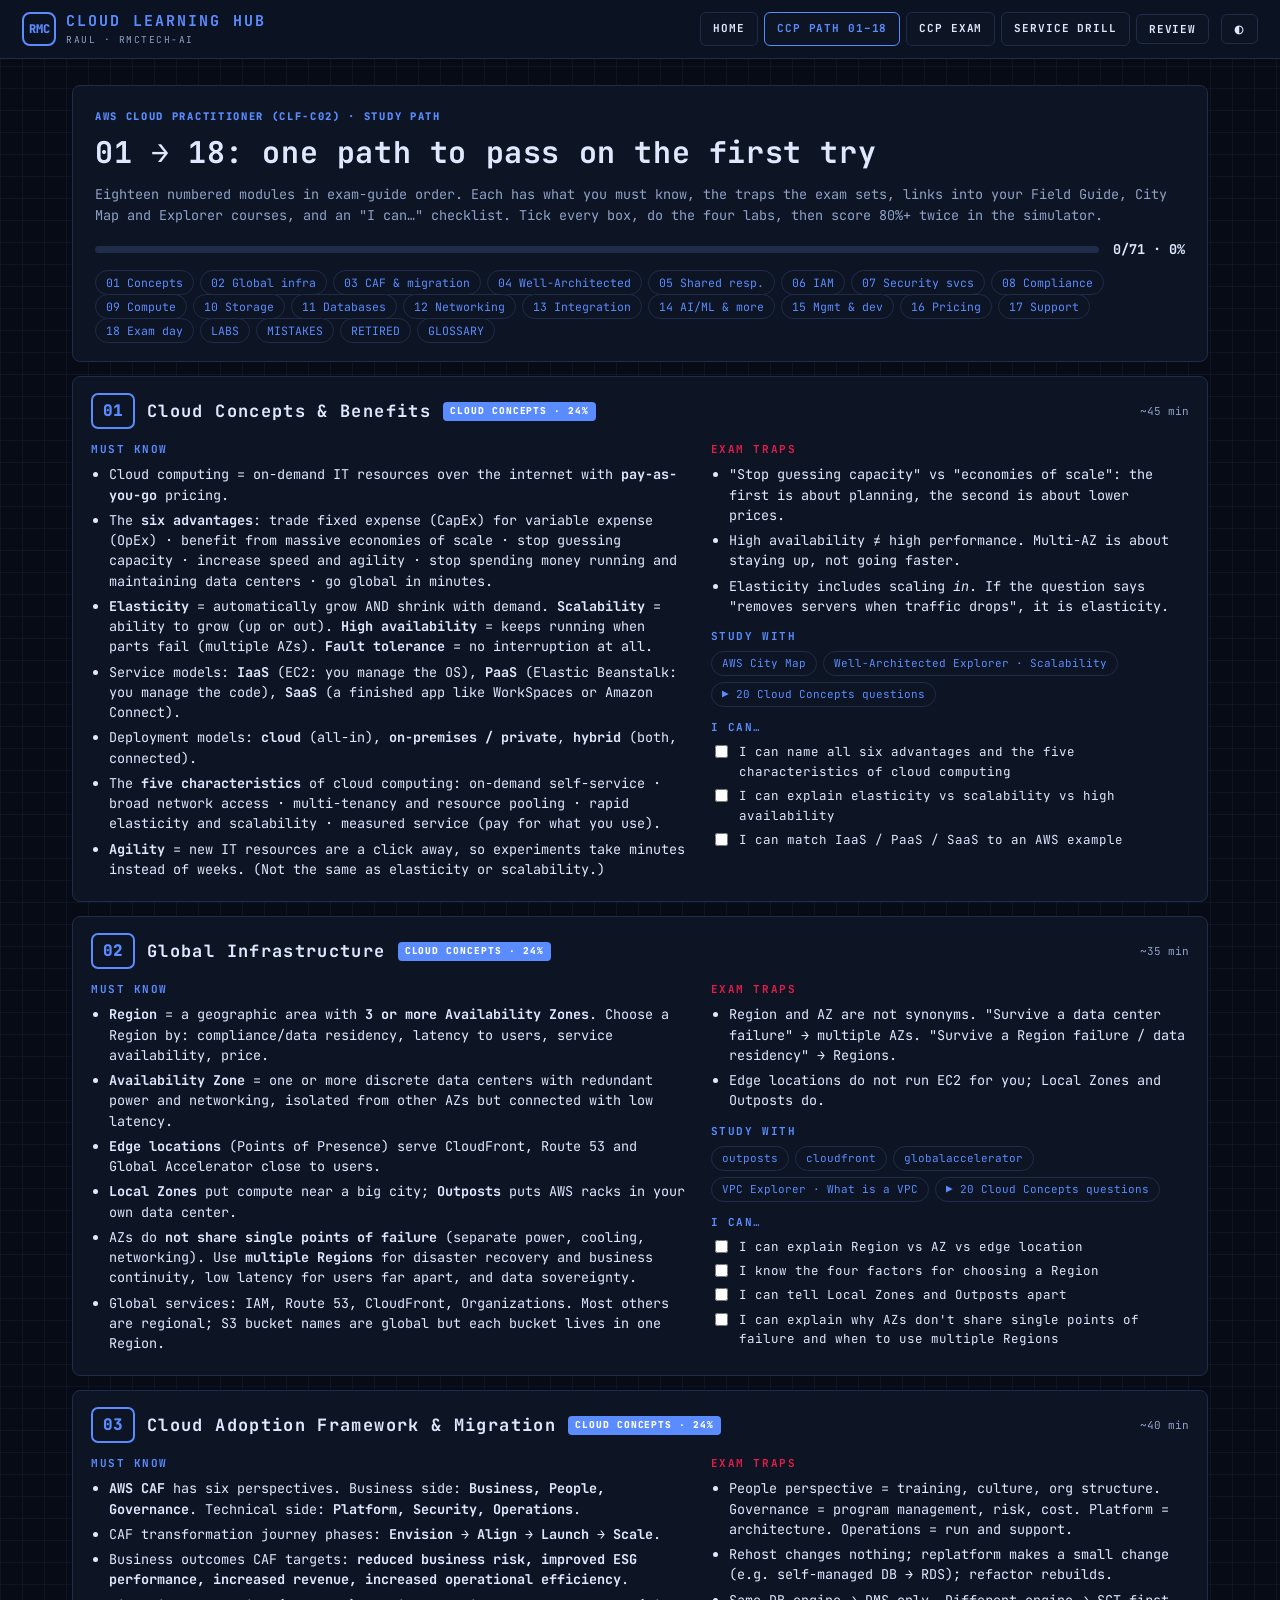
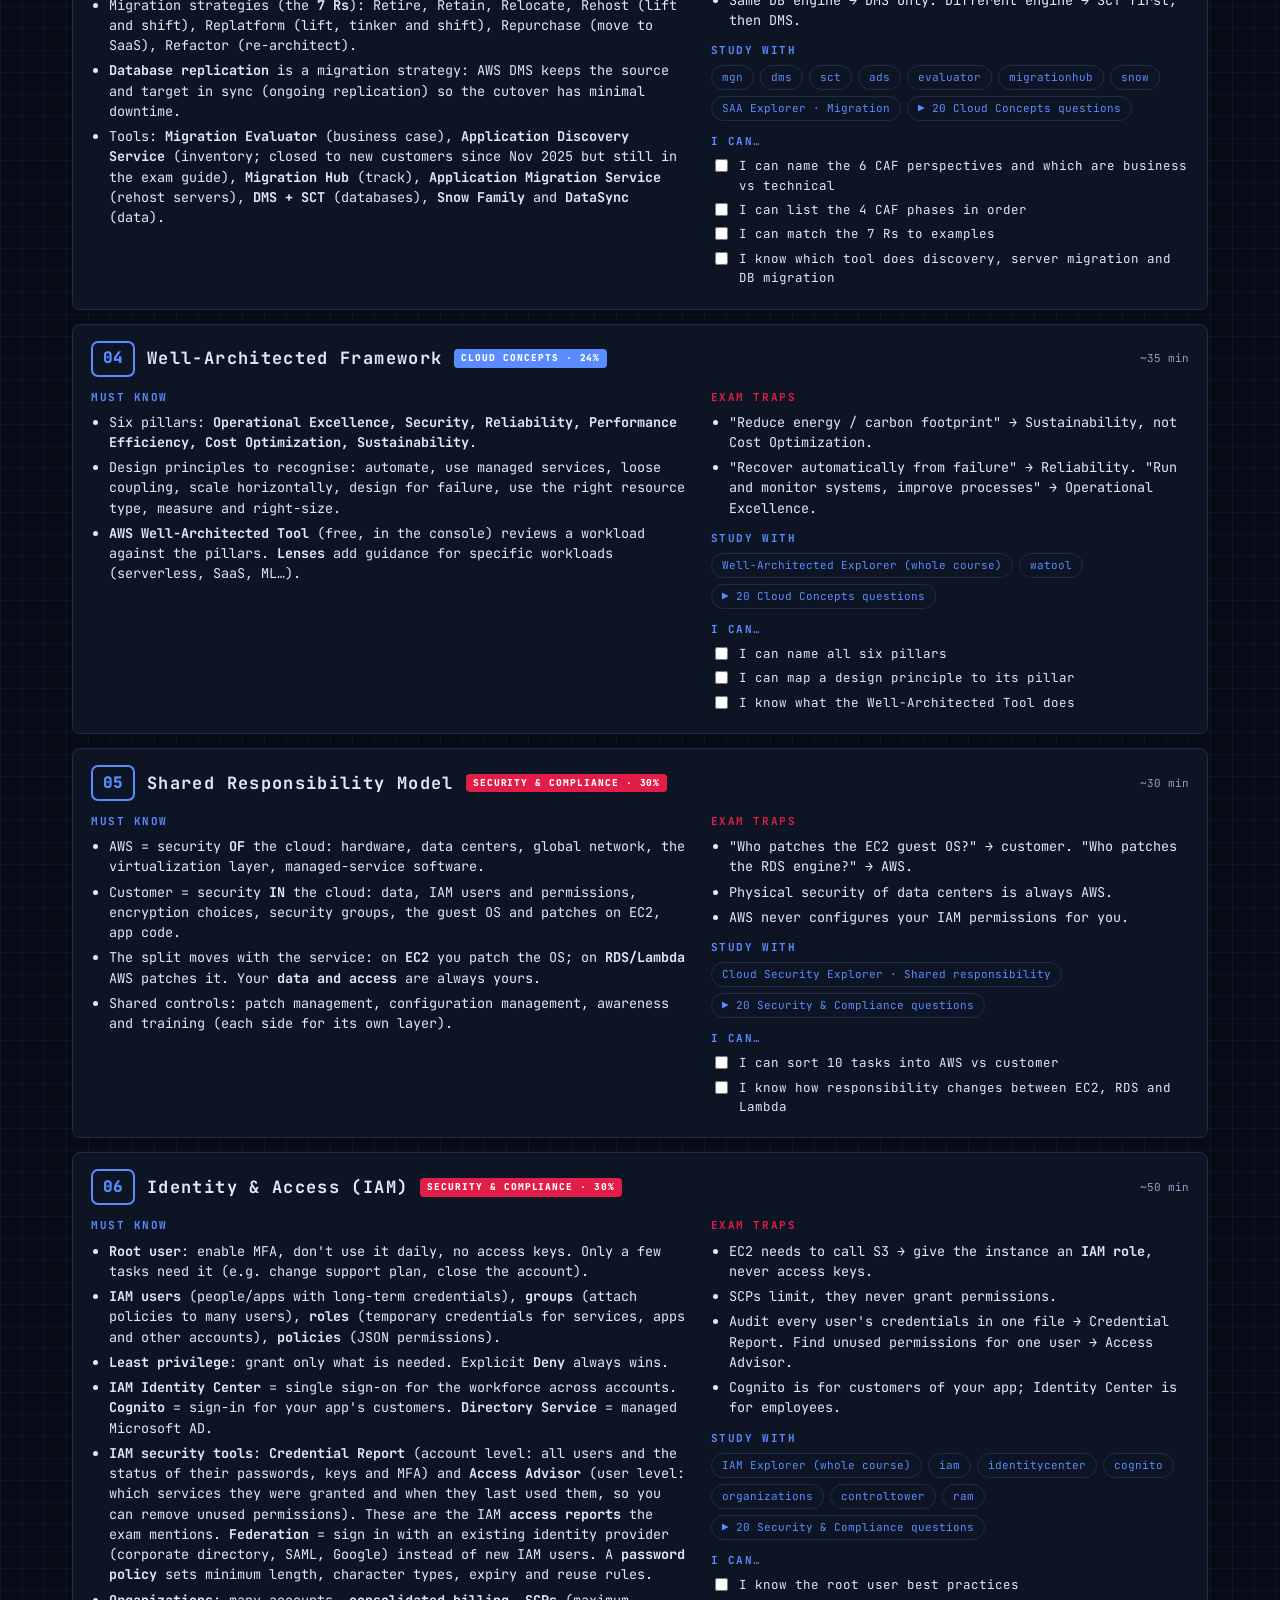
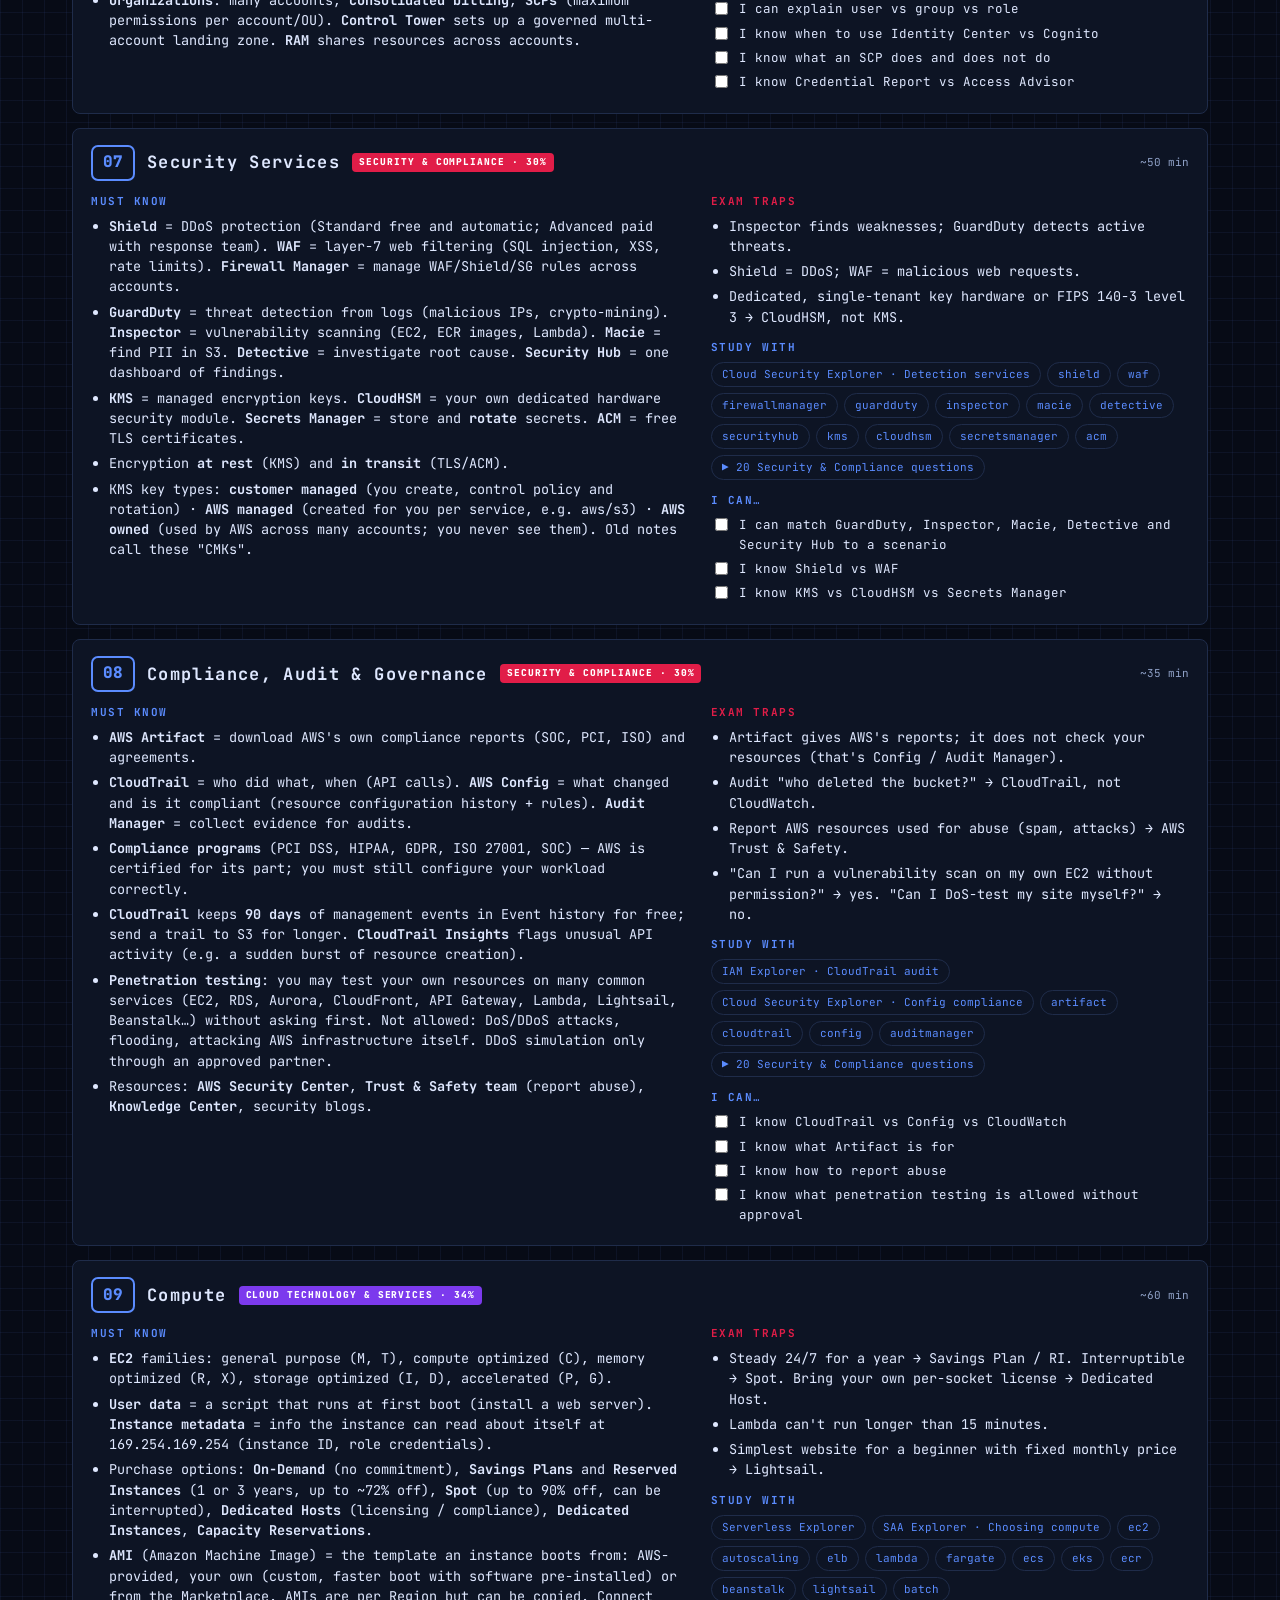
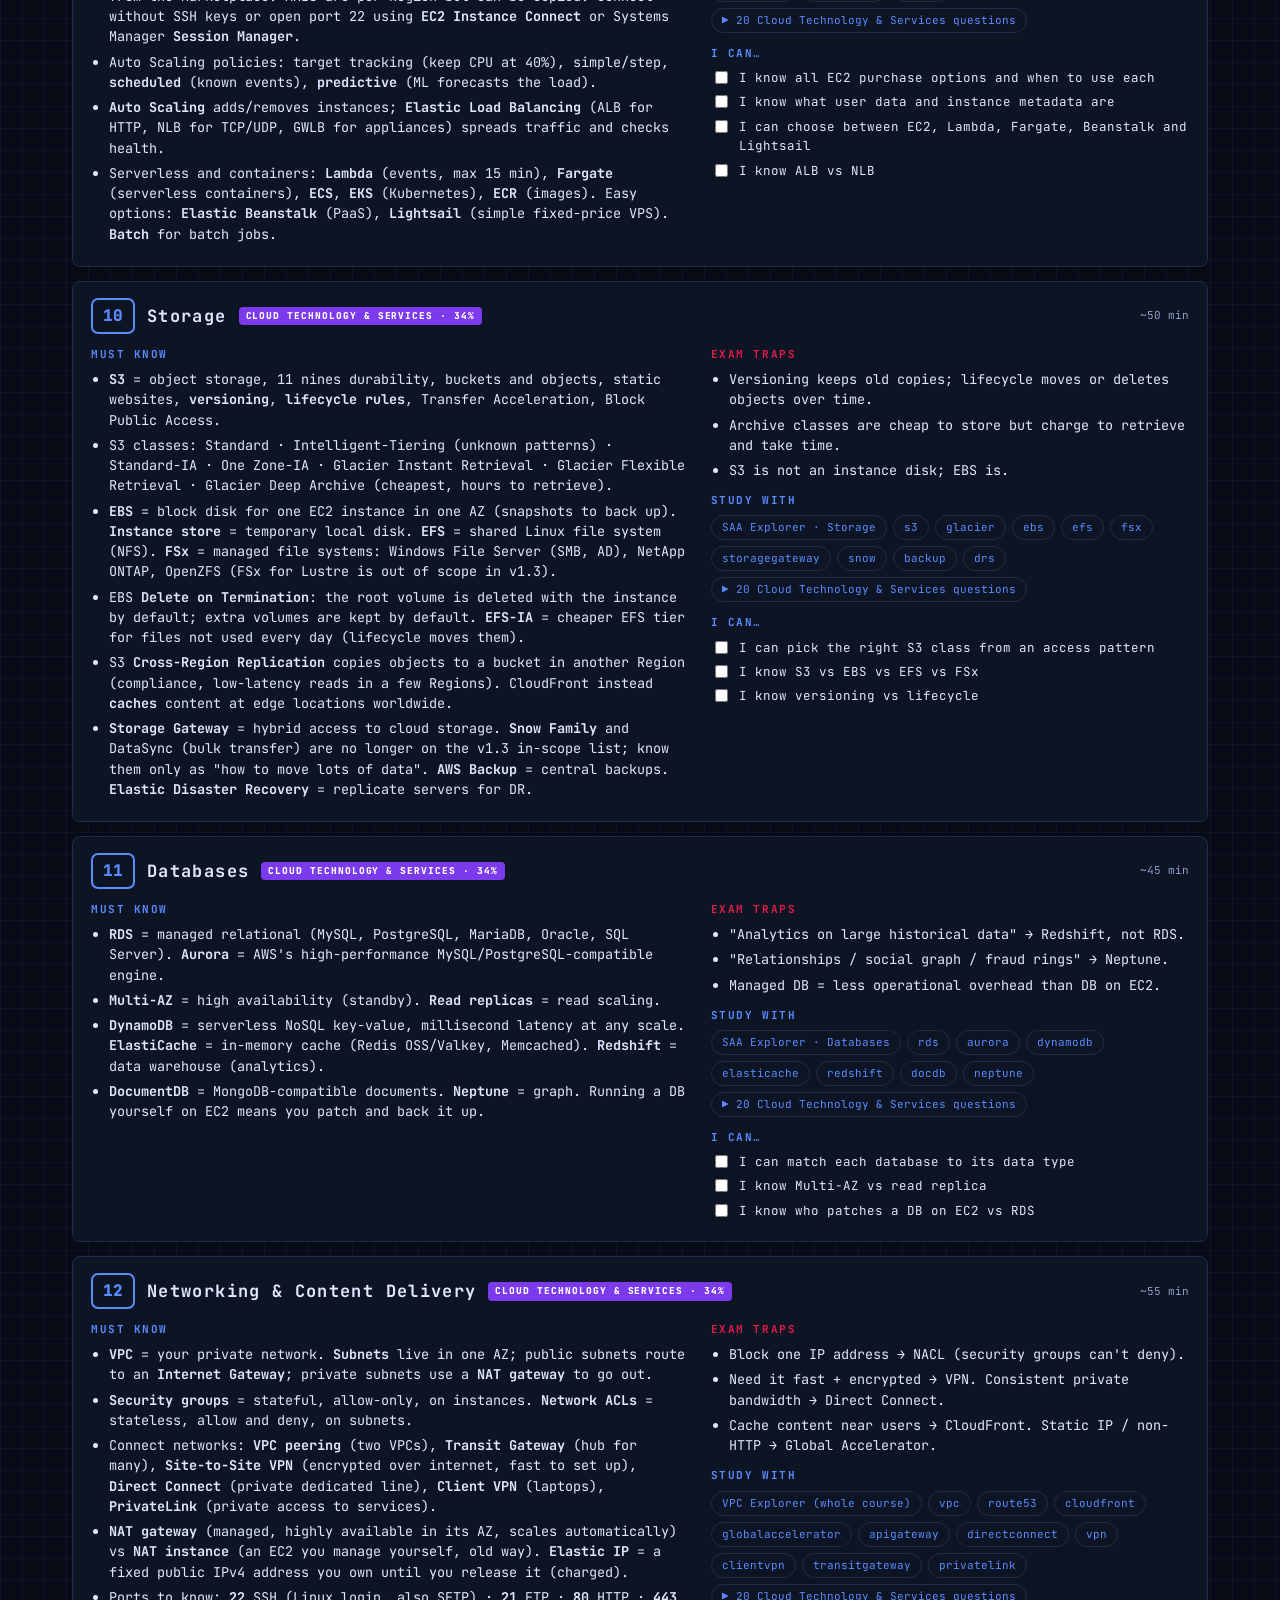
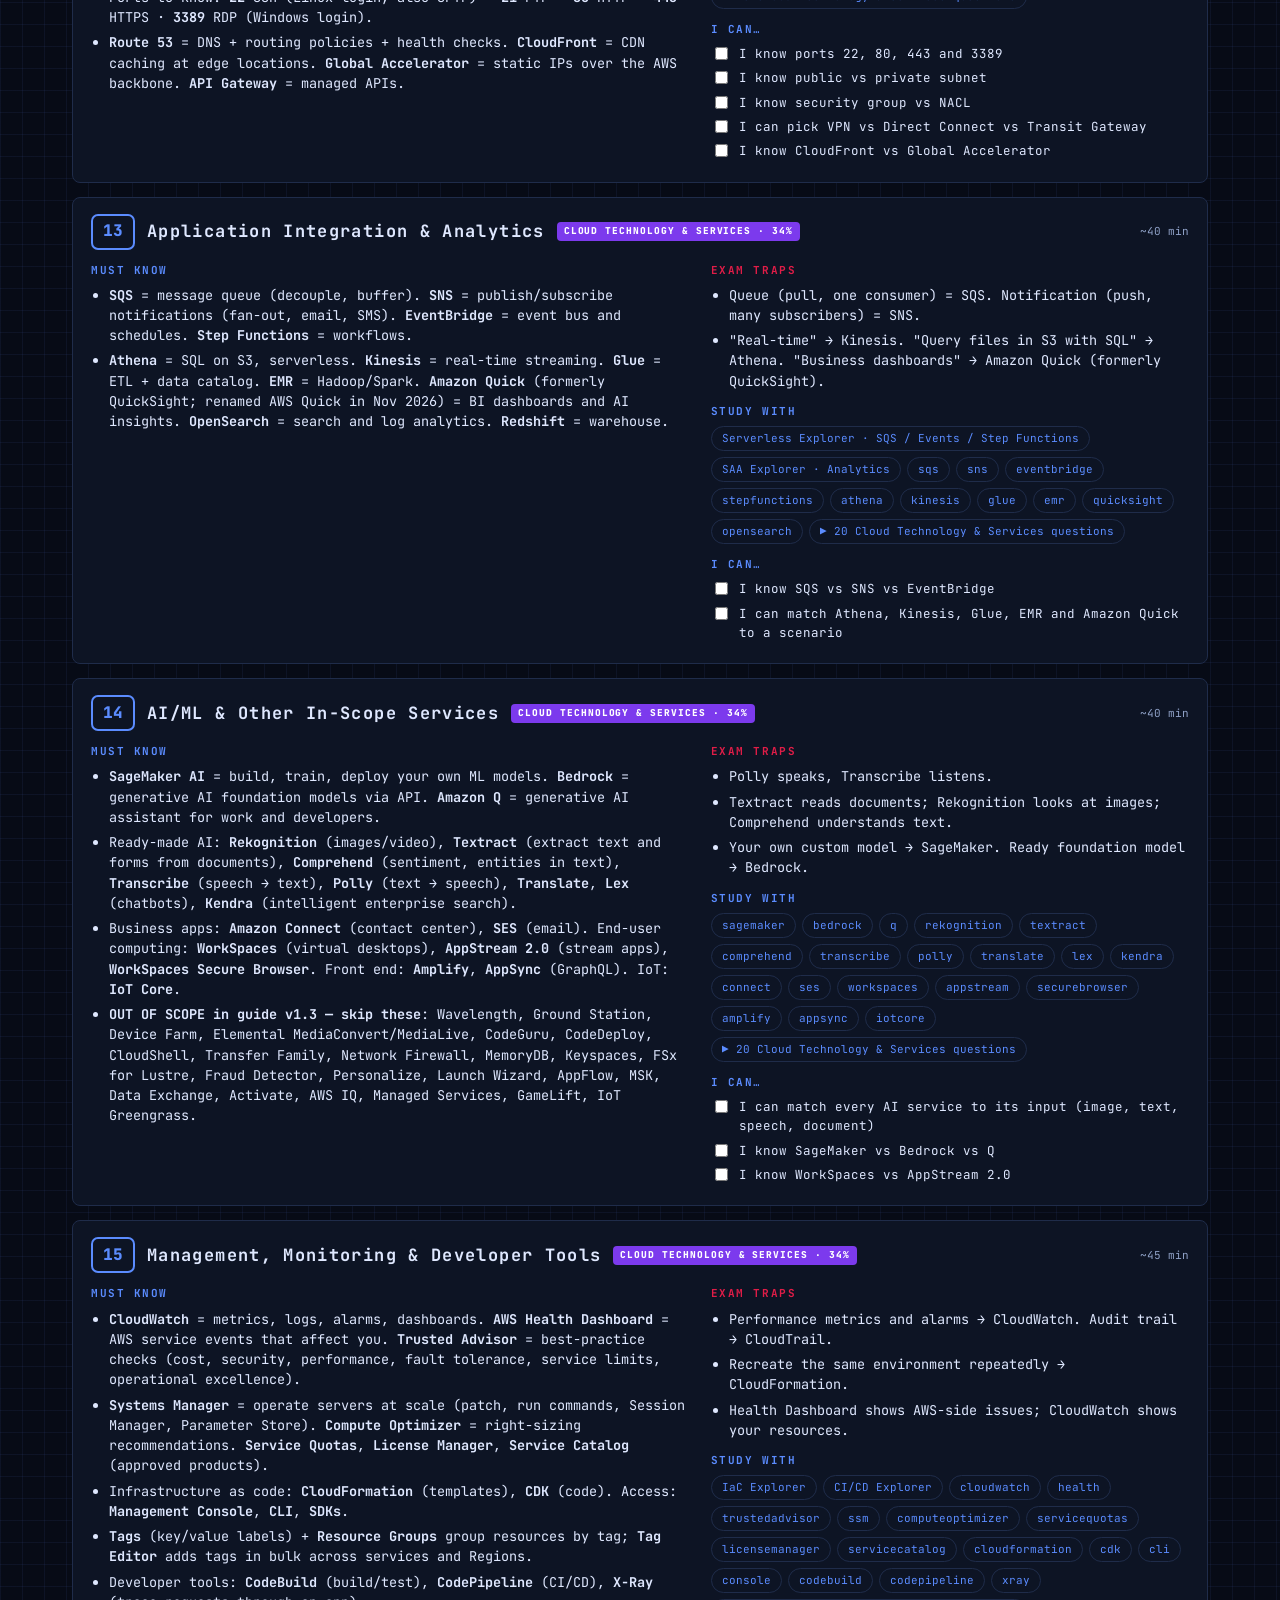
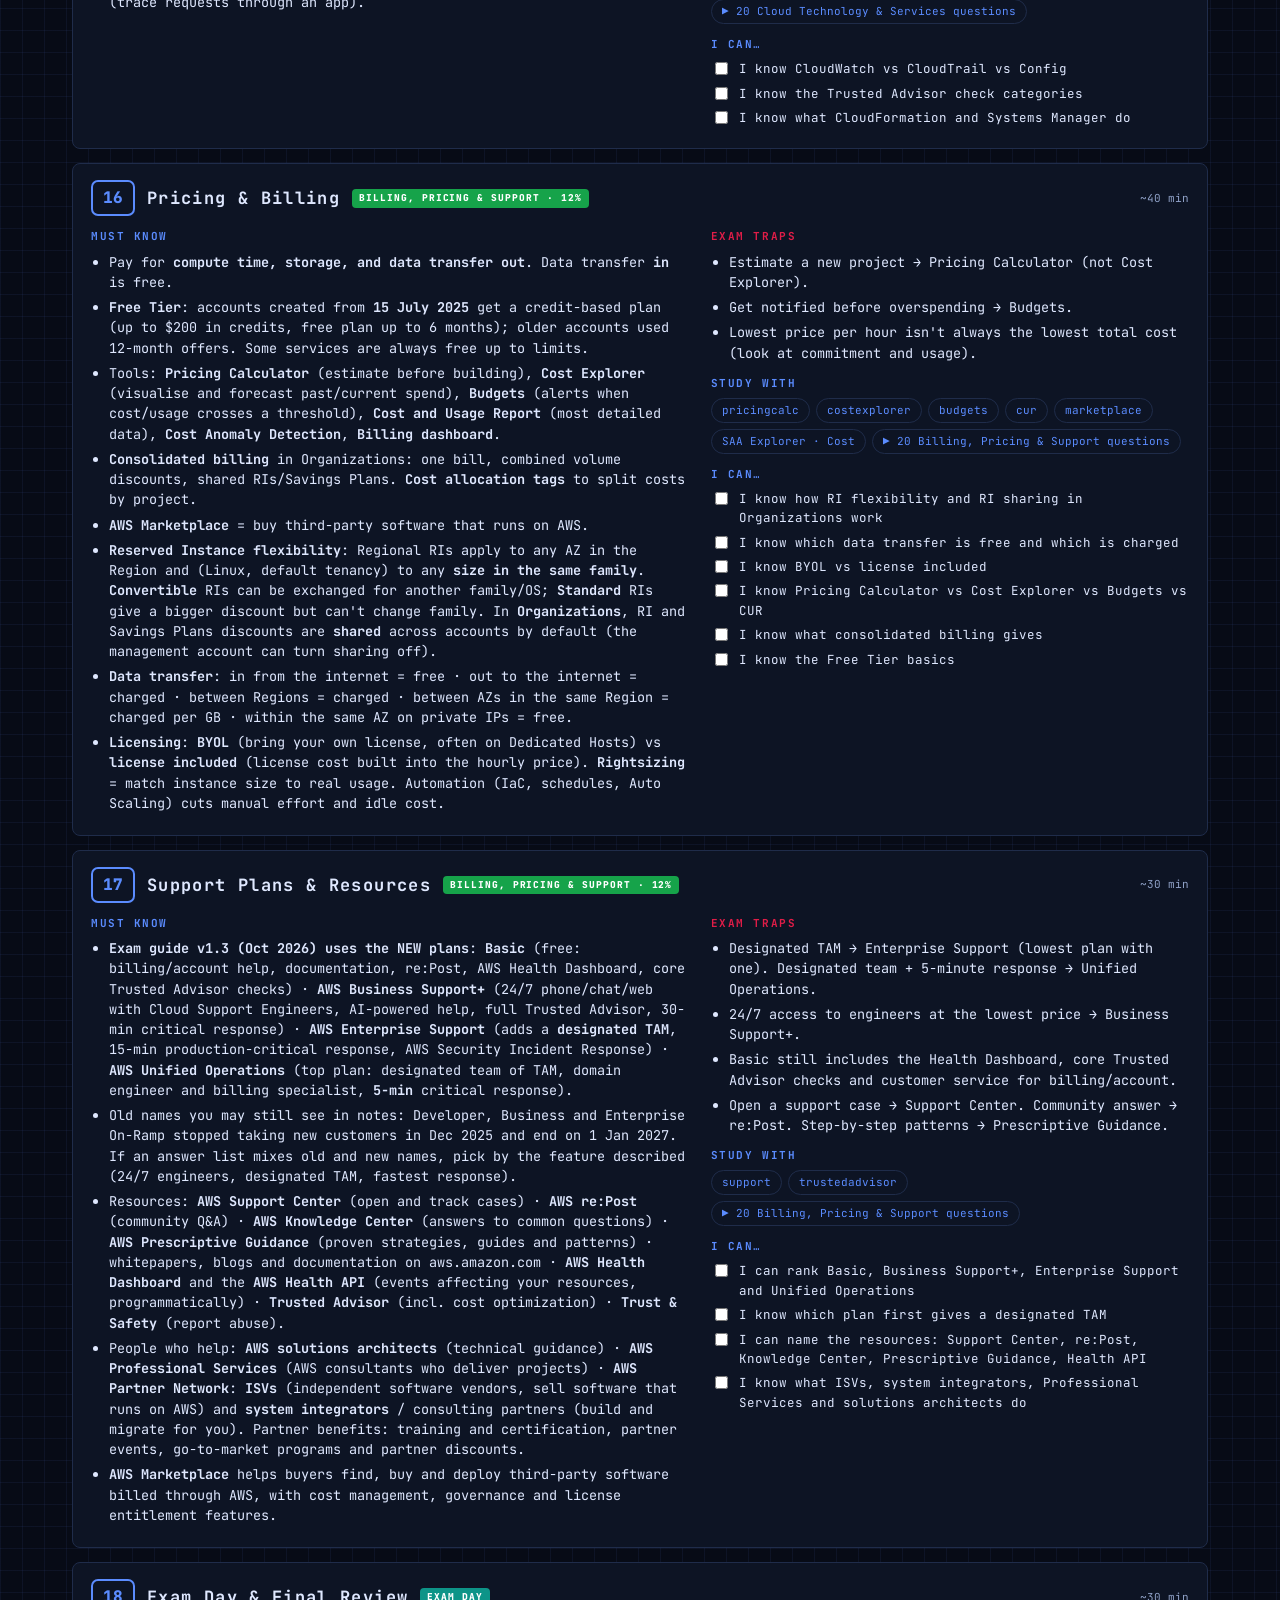
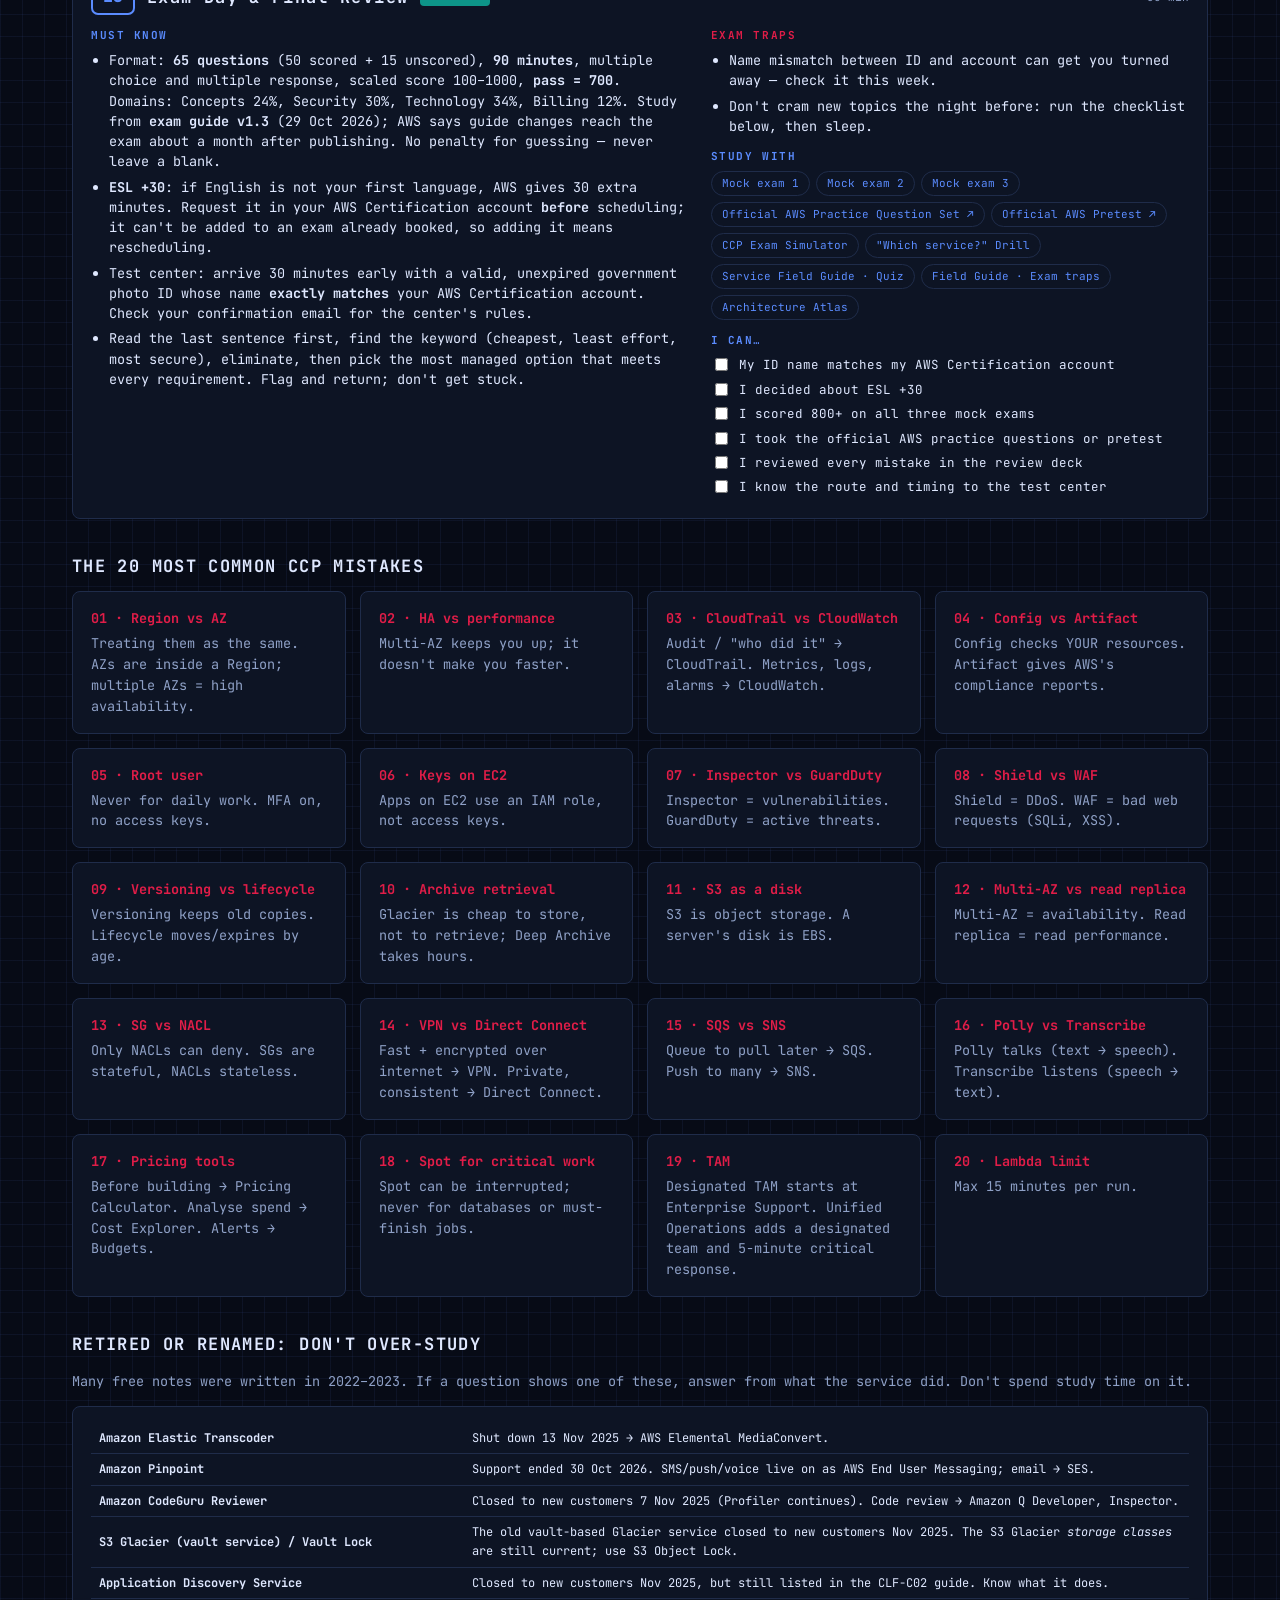
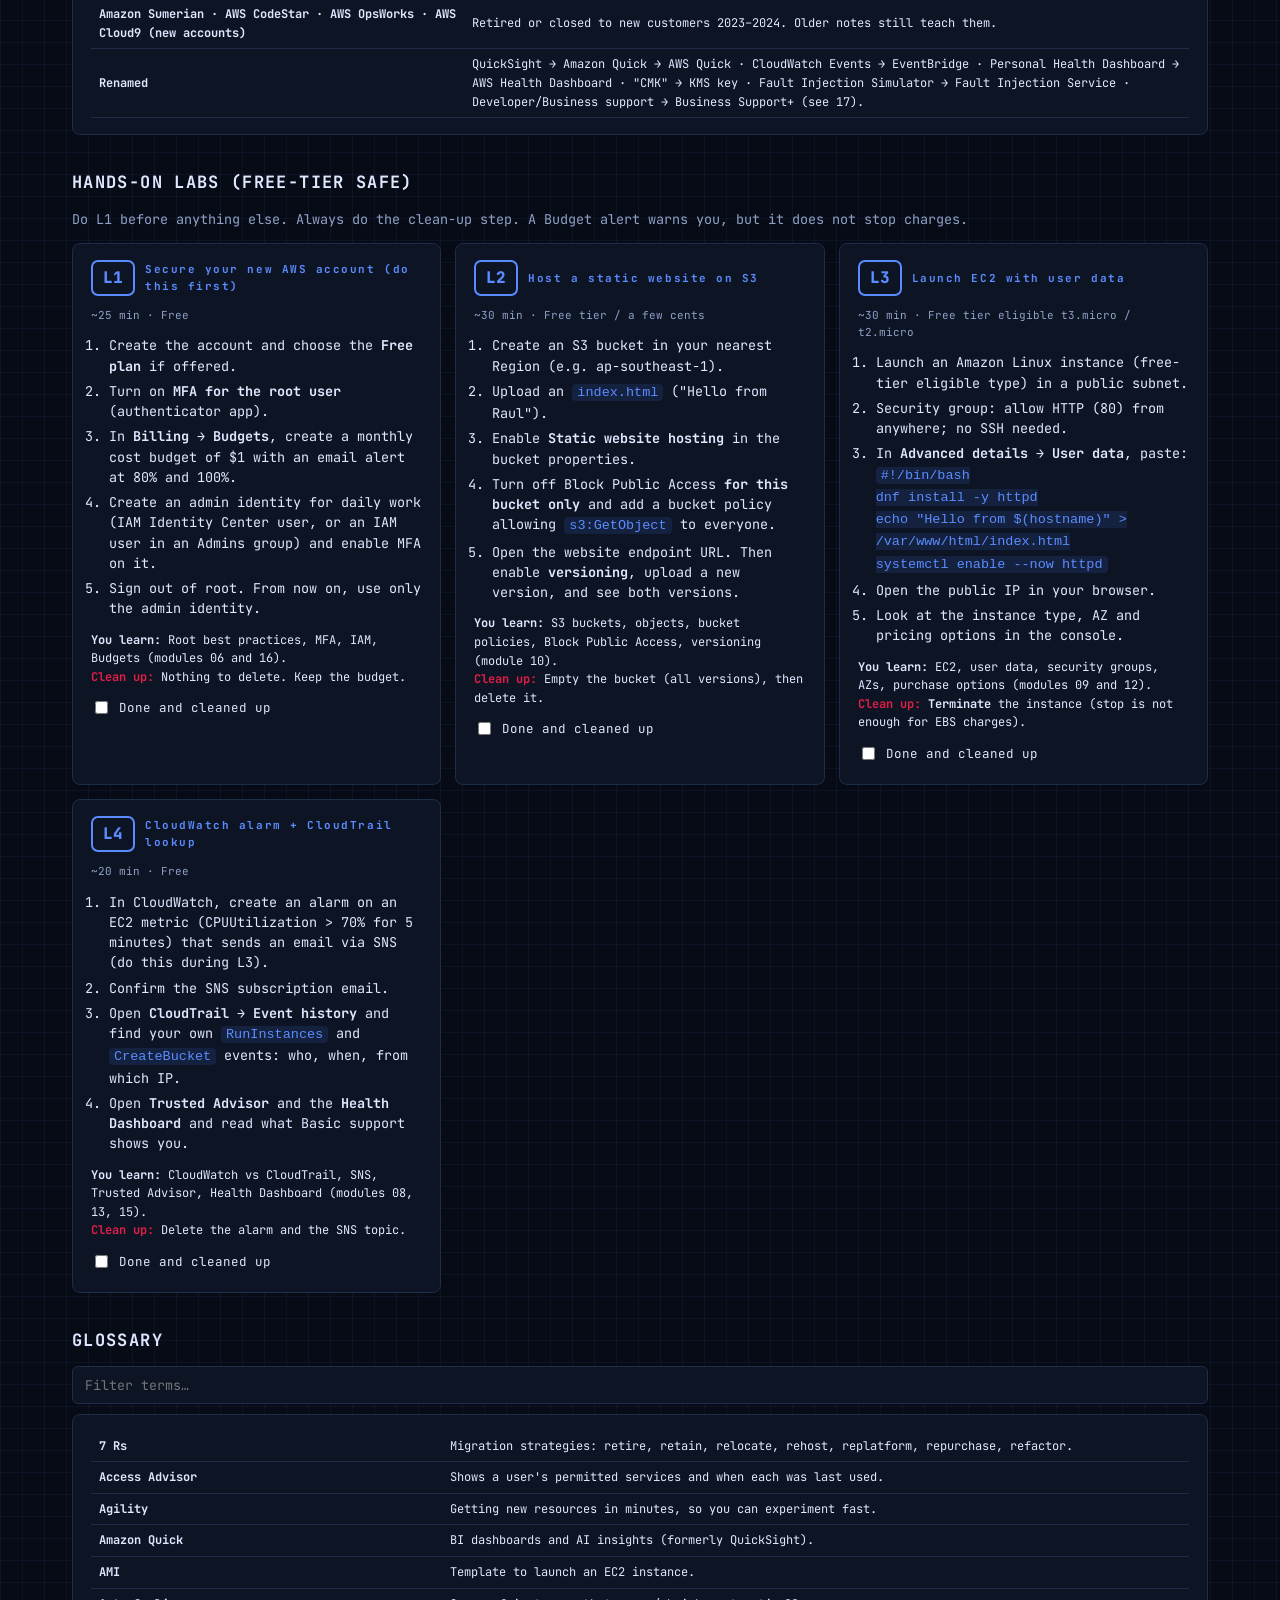
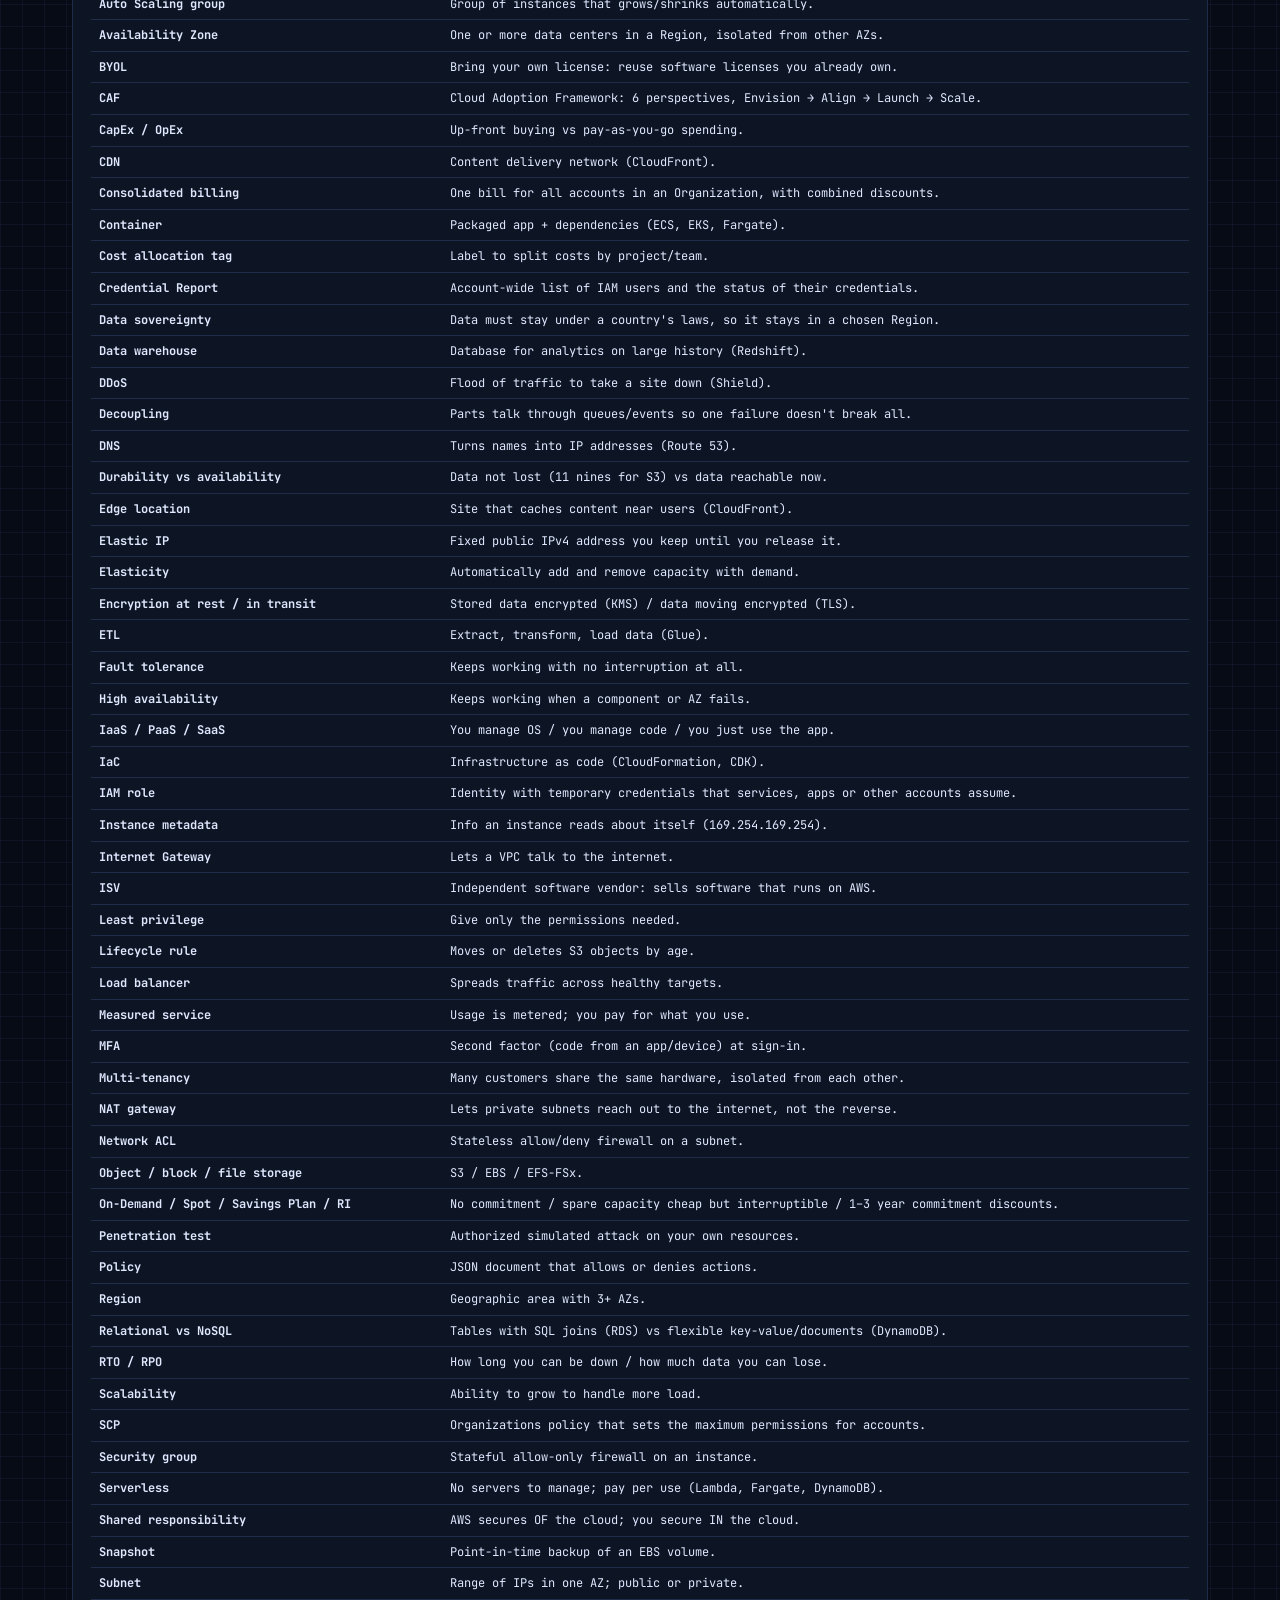
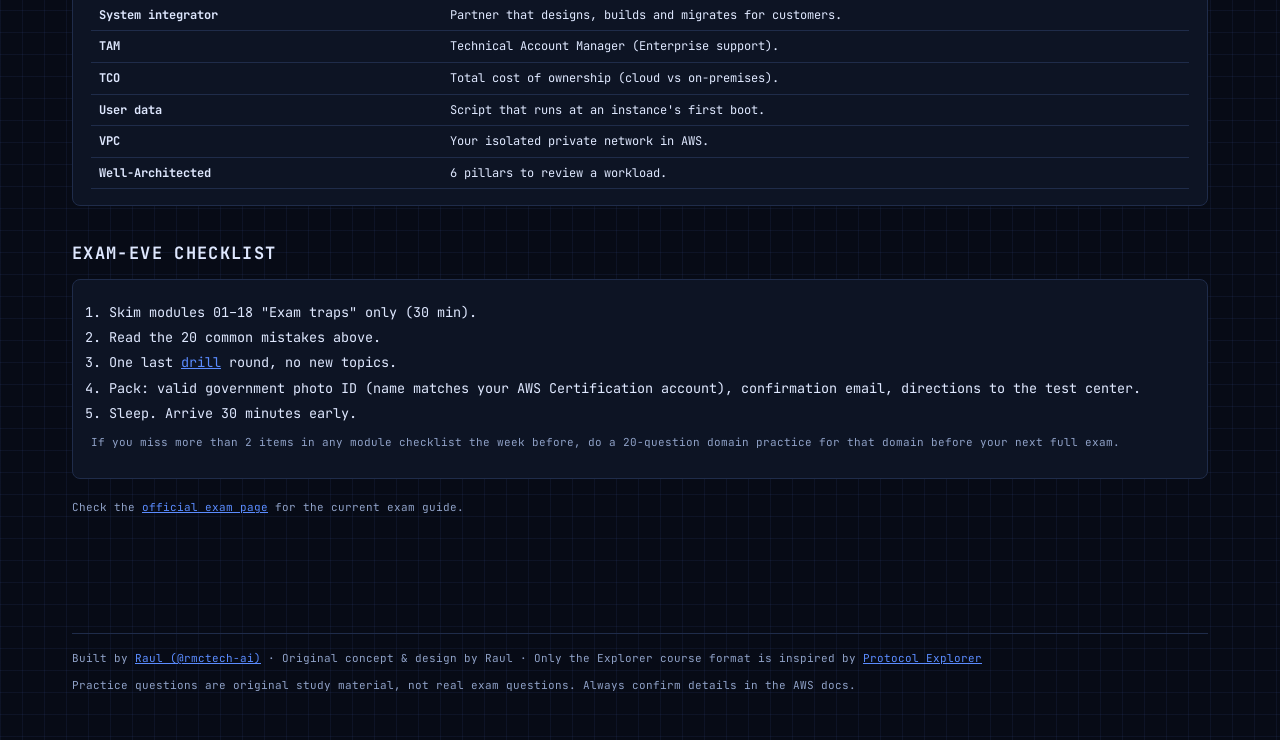
<file: ccp.html>
<!DOCTYPE html>
<html lang="en">
<head>
<meta charset="utf-8">
<meta name="viewport" content="width=device-width,initial-scale=1">
<title>CCP Study Path 01–18 · Cloud Learning Hub</title>
<meta name="description" content="An 18-module numbered study path for the AWS Certified Cloud Practitioner (CLF-C02): must-know facts, exam traps, checklists, labs and a glossary.">
<link rel="icon" href="assets/favicon.svg" type="image/svg+xml">
<link rel="preconnect" href="https://fonts.googleapis.com"><link rel="preconnect" href="https://fonts.gstatic.com" crossorigin>
<link href="https://fonts.googleapis.com/css2?family=JetBrains+Mono:wght@400;500;700;800&display=swap" rel="stylesheet">
<link rel="stylesheet" href="css/hub.css">
</head>
<body>
<main class="wrap" id="app"></main>
<script src="js/common.js"></script>
<script src="js/study.js"></script>
<script>HUB.header('path');</script>
<script src="js/ccp-path.js"></script>
</body>
</html>
</file>
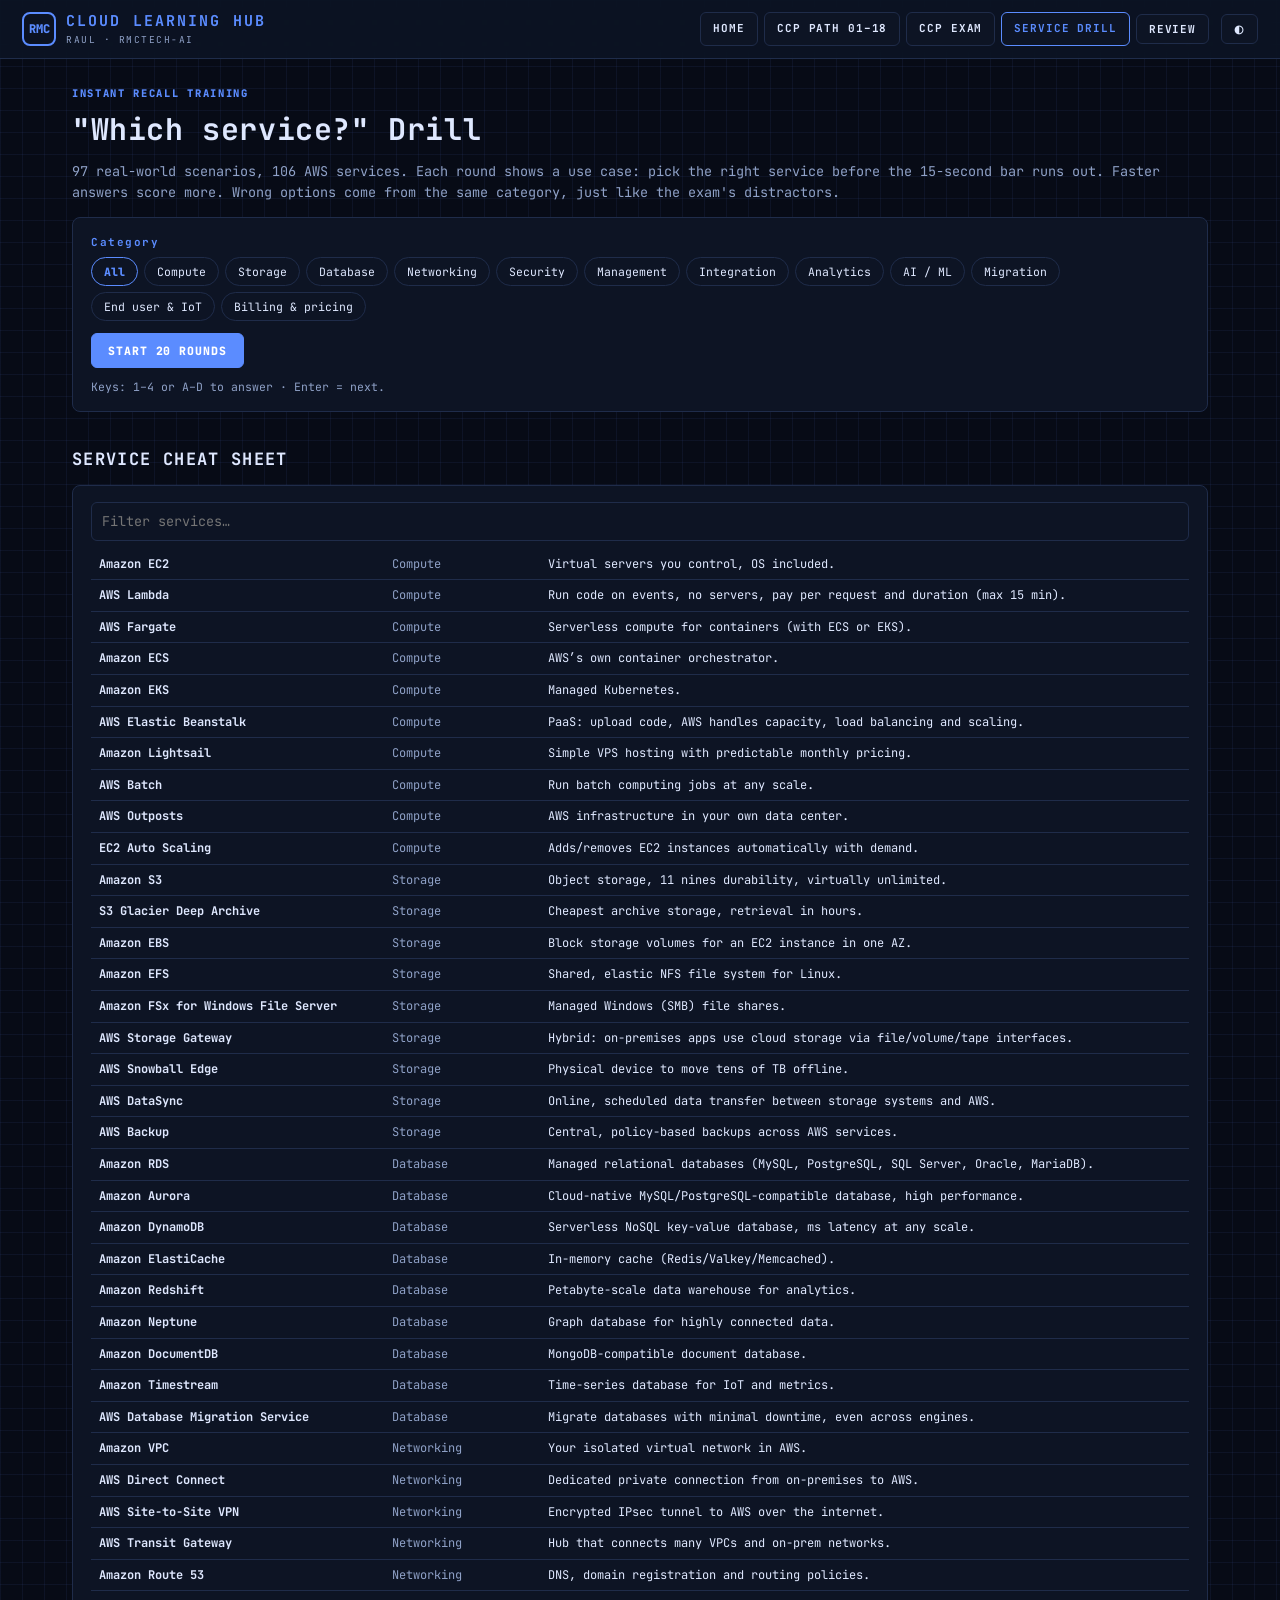
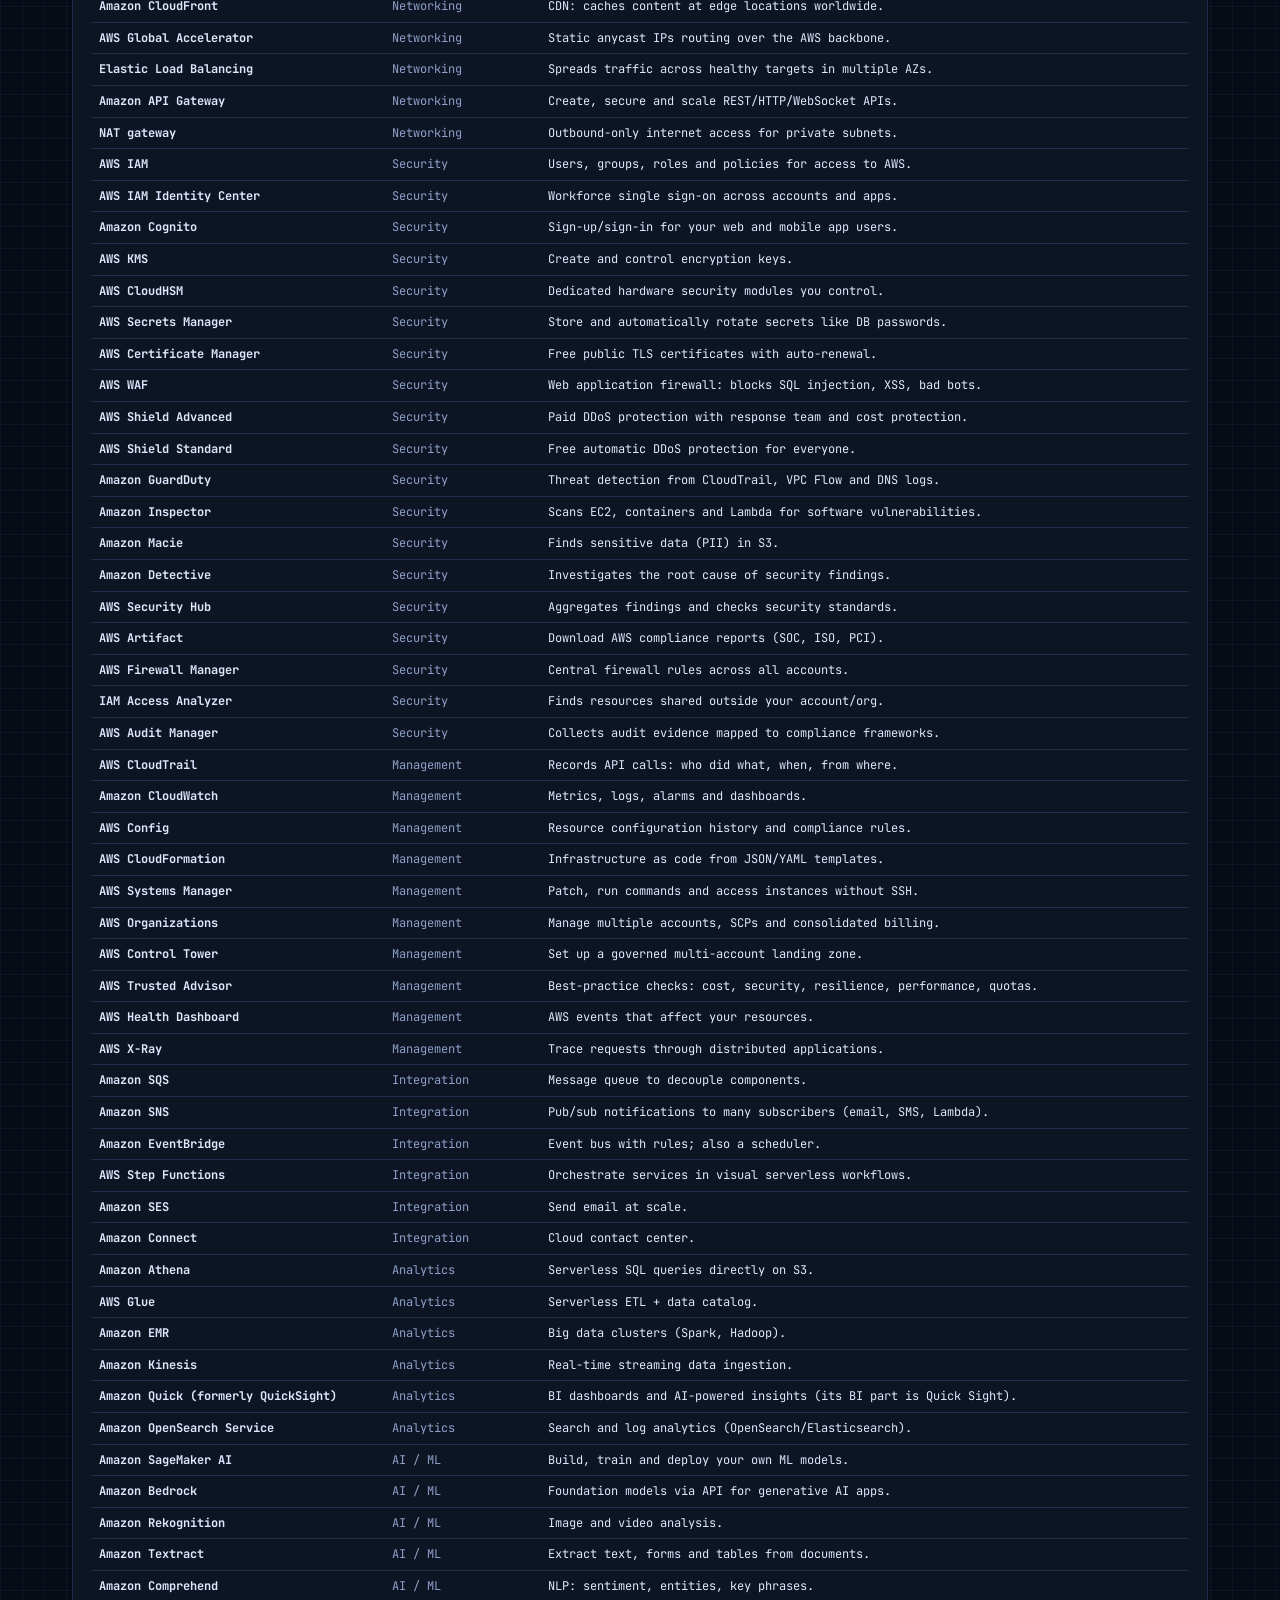
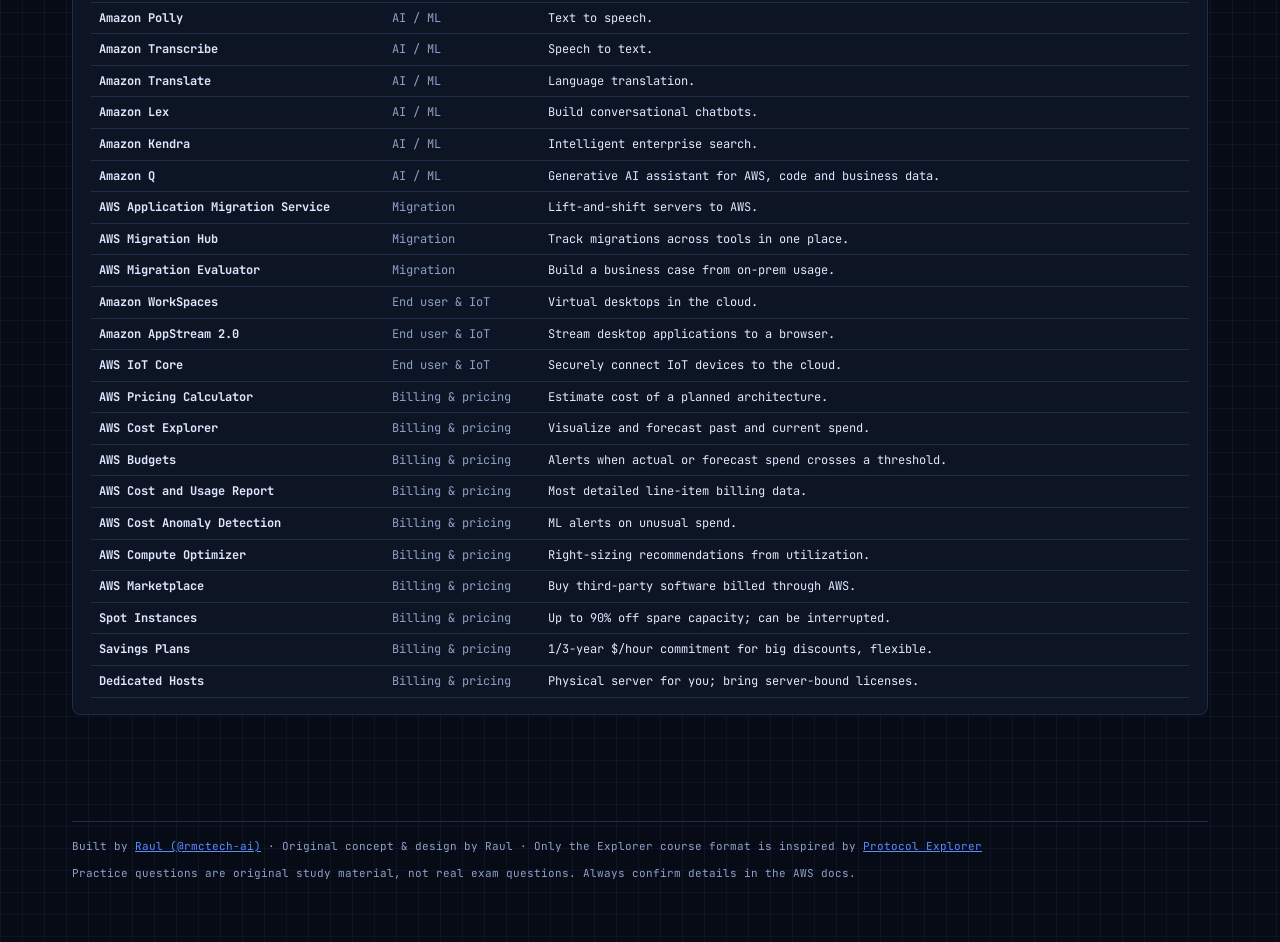
<file: drill.html>
<!DOCTYPE html>
<html lang="en">
<head>
<meta charset="utf-8">
<meta name="viewport" content="width=device-width,initial-scale=1">
<title>Which Service? Drill · Cloud Learning Hub</title>
<meta name="description" content="Speed drill: match real-world scenarios to the right AWS service.">
<link rel="icon" href="assets/favicon.svg" type="image/svg+xml">
<link rel="preconnect" href="https://fonts.googleapis.com"><link rel="preconnect" href="https://fonts.gstatic.com" crossorigin>
<link href="https://fonts.googleapis.com/css2?family=JetBrains+Mono:wght@400;500;700;800&display=swap" rel="stylesheet">
<link rel="stylesheet" href="css/hub.css">
</head>
<body>
<main class="wrap" id="app"></main>
<script src="js/common.js"></script>
<script src="js/study.js"></script>
<script src="js/drill-data.js"></script>
<script>HUB.header('drill');</script>
<script src="js/drill.js"></script>
</body>
</html>
</file>
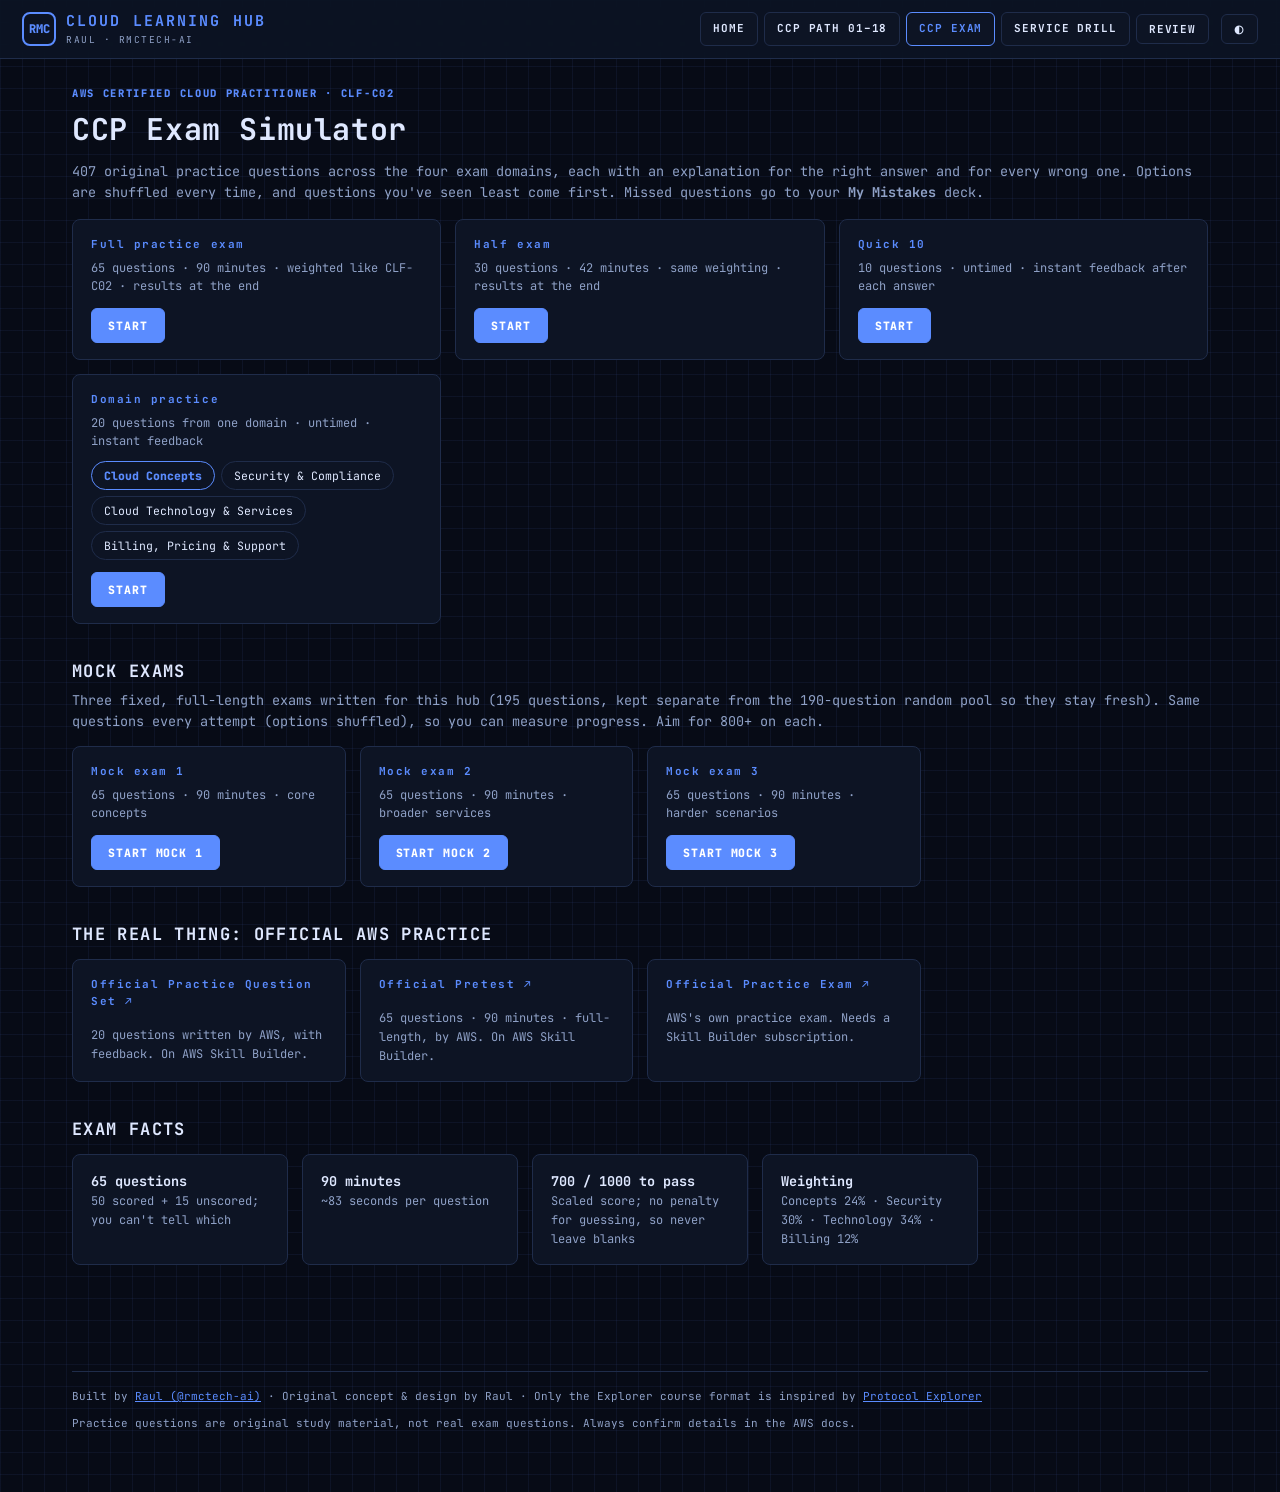
<file: exam.html>
<!DOCTYPE html>
<html lang="en">
<head>
<meta charset="utf-8">
<meta name="viewport" content="width=device-width,initial-scale=1">
<title>CCP Exam Simulator · Cloud Learning Hub</title>
<meta name="description" content="Practice for the AWS Certified Cloud Practitioner (CLF-C02) with a timed, domain-weighted simulator and explanations for every option.">
<link rel="icon" href="assets/favicon.svg" type="image/svg+xml">
<link rel="preconnect" href="https://fonts.googleapis.com"><link rel="preconnect" href="https://fonts.gstatic.com" crossorigin>
<link href="https://fonts.googleapis.com/css2?family=JetBrains+Mono:wght@400;500;700;800&display=swap" rel="stylesheet">
<link rel="stylesheet" href="css/hub.css">
</head>
<body>
<main class="wrap" id="app"></main>
<script src="js/common.js"></script>
<script src="js/study.js"></script>
<script src="js/exam-data-1.js"></script><script src="js/exam-data-2.js"></script><script src="js/exam-data-3.js"></script><script src="js/exam-mocks.js"></script><script src="js/exam-data-4.js"></script>
<script>HUB.header('exam');</script>
<script src="js/exam.js"></script>
</body>
</html>
</file>
<file: css/hub.css>
/* Cloud Learning Hub — blueprint UI by Raul (rmctech-ai), matching the Explorer courses */
:root{
  --bg:#eef3fa; --panel:#ffffff; --ink:#0f1b3d; --mute:#5b6b8c; --faint:#a9b6cf;
  --line:#c9d6ea; --grid:rgba(29,91,216,.07); --blue:#1d5bd8; --blue2:#3b82f6; --blueSoft:#e6eefc;
  --green:#16a34a; --amber:#f59e0b; --purple:#7c3aed; --teal:#0d9488; --red:#e11d48; --pink:#db2777;
  --term:#0b1020; --mono:"JetBrains Mono","IBM Plex Mono",ui-monospace,SFMono-Regular,Menlo,Consolas,monospace; --r:8px;
}
[data-theme=dark]{ --bg:#070b16; --panel:#0d1424; --ink:#dfe8ff; --mute:#8fa1c7; --faint:#4a5a80; --line:#1f2c4a; --grid:rgba(96,140,255,.07); --blue:#5b8cff; --blue2:#7aa2ff; --blueSoft:#14213f; }
*{box-sizing:border-box} html,body{margin:0}
body{font-family:var(--mono);font-size:13.5px;color:var(--ink);background:var(--bg);line-height:1.55;
  background-image:linear-gradient(var(--grid) 1px,transparent 1px),linear-gradient(90deg,var(--grid) 1px,transparent 1px);background-size:22px 22px;min-height:100vh}
a{color:var(--blue)} button{font-family:inherit;cursor:pointer;color:inherit} code{background:var(--blueSoft);color:var(--blue);padding:1px 5px;border-radius:4px}
/* top bar */
.top{position:sticky;top:0;z-index:20;display:flex;align-items:center;gap:14px;padding:10px 22px;background:color-mix(in srgb,var(--panel) 92%,transparent);border-bottom:1.5px solid var(--line);backdrop-filter:blur(6px)}
.brand{display:flex;align-items:center;gap:10px;text-decoration:none;color:var(--ink)}
.brand .lg{width:34px;height:34px;border:2px solid var(--blue);border-radius:8px;display:grid;place-items:center;color:var(--blue);font-weight:800;font-size:12px}
.brand b{font-size:15px;letter-spacing:.14em;color:var(--blue)} .brand small{display:block;font-size:9.5px;letter-spacing:.16em;color:var(--mute)}
.nav{display:flex;gap:6px;margin-left:auto;flex-wrap:wrap;align-items:center}
.tbtn{border:1.5px solid var(--line);background:var(--panel);border-radius:6px;padding:7px 12px;font-size:11px;font-weight:700;letter-spacing:.08em;text-decoration:none;color:var(--ink)}
.tbtn:hover,.tbtn.on{border-color:var(--blue);color:var(--blue)}
.wrap{max-width:1180px;margin:0 auto;padding:26px 22px 60px}
.kicker{font-size:10.5px;font-weight:800;letter-spacing:.16em;color:var(--blue);margin:0 0 10px}
h1{font-size:30px;margin:0 0 8px;letter-spacing:.02em;line-height:1.2} h2{font-size:17px;letter-spacing:.08em;margin:34px 0 12px} h3{margin:0 0 6px;font-size:14px}
.mute{color:var(--mute)}
.card{background:var(--panel);border:1.5px solid var(--line);border-radius:var(--r);padding:16px 18px}
.grid{display:grid;gap:14px} .g2{grid-template-columns:repeat(auto-fill,minmax(320px,1fr))} .g3{grid-template-columns:repeat(auto-fill,minmax(260px,1fr))} .g4{grid-template-columns:repeat(auto-fill,minmax(200px,1fr))}
.btn{display:inline-block;border:1.5px solid var(--blue);background:var(--blue);color:#fff;border-radius:6px;padding:9px 16px;font-weight:800;font-size:11.5px;letter-spacing:.08em;text-decoration:none}
.btn.gh{background:transparent;color:var(--blue)} .btn.grn{background:var(--green);border-color:var(--green)} .btn.red{background:var(--red);border-color:var(--red)} .btn:disabled{opacity:.45;cursor:not-allowed}
.btnrow{display:flex;gap:8px;flex-wrap:wrap;margin-top:12px}
.bar{height:7px;background:var(--line);border-radius:4px;overflow:hidden} .bar i{display:block;height:100%;background:var(--blue);transition:width .3s}
.tag{display:inline-block;font-size:9.5px;font-weight:800;letter-spacing:.1em;padding:2px 7px;border-radius:4px;color:#fff;background:var(--blue)}
/* hero */
.hero{display:grid;grid-template-columns:1.4fr 1fr;gap:18px;align-items:stretch}
.hero .card{padding:22px}
.stat{display:grid;grid-template-columns:1fr 1fr;gap:10px}
.stat div{border:1.5px solid var(--line);border-radius:6px;padding:10px 12px} .stat b{display:block;font-size:22px;color:var(--blue)} .stat span{font-size:10.5px;letter-spacing:.1em;color:var(--mute)}
.count{font-size:42px;font-weight:800;color:var(--blue);line-height:1}
/* course cards */
.course{display:flex;flex-direction:column;gap:6px;text-decoration:none;color:var(--ink);transition:transform .15s,border-color .15s}
.course:hover{transform:translateY(-2px);border-color:var(--blue)}
.course .hd{display:flex;align-items:center;gap:10px} .course .em{font-size:26px} .course .n{font-size:10.5px;color:var(--mute);letter-spacing:.1em}
.course .meta{display:flex;justify-content:space-between;font-size:11px;color:var(--mute)}
.path{display:flex;flex-wrap:wrap;gap:6px;align-items:center;font-size:11.5px} .path span{border:1.5px solid var(--line);border-radius:20px;padding:4px 10px;background:var(--panel)} .path i{color:var(--faint);font-style:normal}
.path span.done{border-color:var(--green);color:var(--green)} .path span.now{border-color:var(--blue);color:var(--blue);font-weight:700}
/* exam */
.ex-top{display:flex;align-items:center;gap:12px;flex-wrap:wrap;margin-bottom:12px}
.ex-top .timer{font-size:20px;font-weight:800;color:var(--blue);margin-left:auto} .ex-top .timer.low{color:var(--red)}
.ex-q{font-size:15px;font-weight:700;line-height:1.5;margin:6px 0 14px}
.opt{display:flex;gap:10px;width:100%;text-align:left;border:1.5px solid var(--line);background:var(--panel);border-radius:7px;padding:11px 13px;margin:7px 0;font-size:13px;line-height:1.45}
.opt:hover:not(:disabled){border-color:var(--blue)} .opt .lt{font-weight:800;color:var(--blue);min-width:18px}
.opt.sel{border-color:var(--blue);background:var(--blueSoft)} .opt.r{border-color:var(--green);background:color-mix(in srgb,var(--green) 11%,transparent)} .opt.w{border-color:var(--red);background:color-mix(in srgb,var(--red) 9%,transparent)}
.opt .ex{display:block;font-size:11.5px;color:var(--mute);margin-top:3px}
.fb{margin-top:12px;padding:10px 12px;border-left:3px solid var(--blue);background:color-mix(in srgb,var(--blue) 6%,transparent);border-radius:0 6px 6px 0;font-size:12.5px}
.fb b{display:block;font-size:10px;letter-spacing:.12em;margin-bottom:3px;color:var(--blue)} .fb.ok{border-color:var(--green)} .fb.ok b{color:var(--green)} .fb.bad{border-color:var(--red)} .fb.bad b{color:var(--red)}
.navg{display:flex;flex-wrap:wrap;gap:4px;margin-top:14px} .navg button{width:30px;height:28px;border:1.5px solid var(--line);background:var(--panel);border-radius:4px;font-size:10.5px;font-weight:700}
.navg button.a{background:var(--blueSoft);border-color:var(--blue2)} .navg button.f{box-shadow:inset 0 -3px 0 var(--amber)} .navg button.c{outline:2px solid var(--blue)} .navg button.ok{background:color-mix(in srgb,var(--green) 20%,transparent);border-color:var(--green)} .navg button.no{background:color-mix(in srgb,var(--red) 16%,transparent);border-color:var(--red)}
.flag.on{border-color:var(--amber);color:#b45309;background:color-mix(in srgb,var(--amber) 14%,transparent)}
.dom{display:grid;grid-template-columns:150px 1fr 60px;gap:10px;align-items:center;margin:8px 0;font-size:12px}
.big-score{font-size:56px;font-weight:800;line-height:1} .pass{color:var(--green)} .fail{color:var(--red)}
table.hist{width:100%;border-collapse:collapse;font-size:12px} table.hist td,table.hist th{border-bottom:1px solid var(--line);padding:6px 8px;text-align:left} table.hist th{font-size:10px;letter-spacing:.1em;color:var(--mute)}
.seg{display:flex;gap:6px;flex-wrap:wrap} .seg button{border:1.5px solid var(--line);background:var(--panel);border-radius:20px;padding:6px 12px;font-size:11.5px} .seg button.on{border-color:var(--blue);color:var(--blue);font-weight:800}
.rv{border-bottom:1px dashed var(--line);padding:12px 0} .rv .q{font-weight:700;margin-bottom:6px}
/* drill */
.dr-scn{font-size:19px;font-weight:700;line-height:1.45;min-height:84px;margin:8px 0 14px}
.dr-ops{display:grid;grid-template-columns:1fr 1fr;gap:10px} .dr-ops .opt{margin:0;min-height:58px;align-items:center;font-weight:700}
.tbar{height:8px;background:var(--line);border-radius:4px;overflow:hidden;margin-bottom:10px} .tbar i{display:block;height:100%;background:var(--green);transition:width .1s linear}
.pill{display:inline-block;border:1.5px solid var(--line);border-radius:20px;padding:3px 10px;font-size:11px;font-weight:700;margin-right:6px}
.foot{margin-top:46px;padding-top:16px;border-top:1.5px solid var(--line);font-size:11px;color:var(--mute);display:flex;justify-content:space-between;flex-wrap:wrap;gap:10px}
.toast{position:fixed;bottom:18px;right:18px;background:var(--term);color:#fff;padding:10px 14px;border-radius:6px;font-size:12px;opacity:0;transition:opacity .2s;z-index:90} .toast.show{opacity:1}
@media (max-width:820px){.hero{grid-template-columns:1fr}.dr-ops{grid-template-columns:1fr}.top{flex-wrap:wrap}.nav{margin-left:0}}

/* CCP study path */
.mod .num,.card .num{display:inline-grid;place-items:center;min-width:44px;height:36px;padding:0 8px;border:2px solid var(--blue);border-radius:7px;font-weight:800;font-size:16px;color:var(--blue)}
.mod .cols{display:grid;grid-template-columns:1.25fr 1fr;gap:22px;margin-top:12px}
.mod h3,.card h3{font-size:11px;letter-spacing:.14em;color:var(--blue)}
.mod ul,.card ol,.card ul{margin:6px 0;padding-left:18px} .mod li,.card ol li{margin:5px 0;line-height:1.5}
.lk{display:flex;flex-wrap:wrap;gap:6px} .lk a{border:1.5px solid var(--line);border-radius:20px;padding:3px 10px;font-size:11px;text-decoration:none} .lk a:hover{border-color:var(--blue)}
.ck{display:flex;gap:8px;align-items:flex-start;margin:5px 0;font-size:12.5px;cursor:pointer} .ck input{margin-top:3px;accent-color:var(--green)}
@media (max-width:820px){.mod .cols{grid-template-columns:1fr}}
</file>
